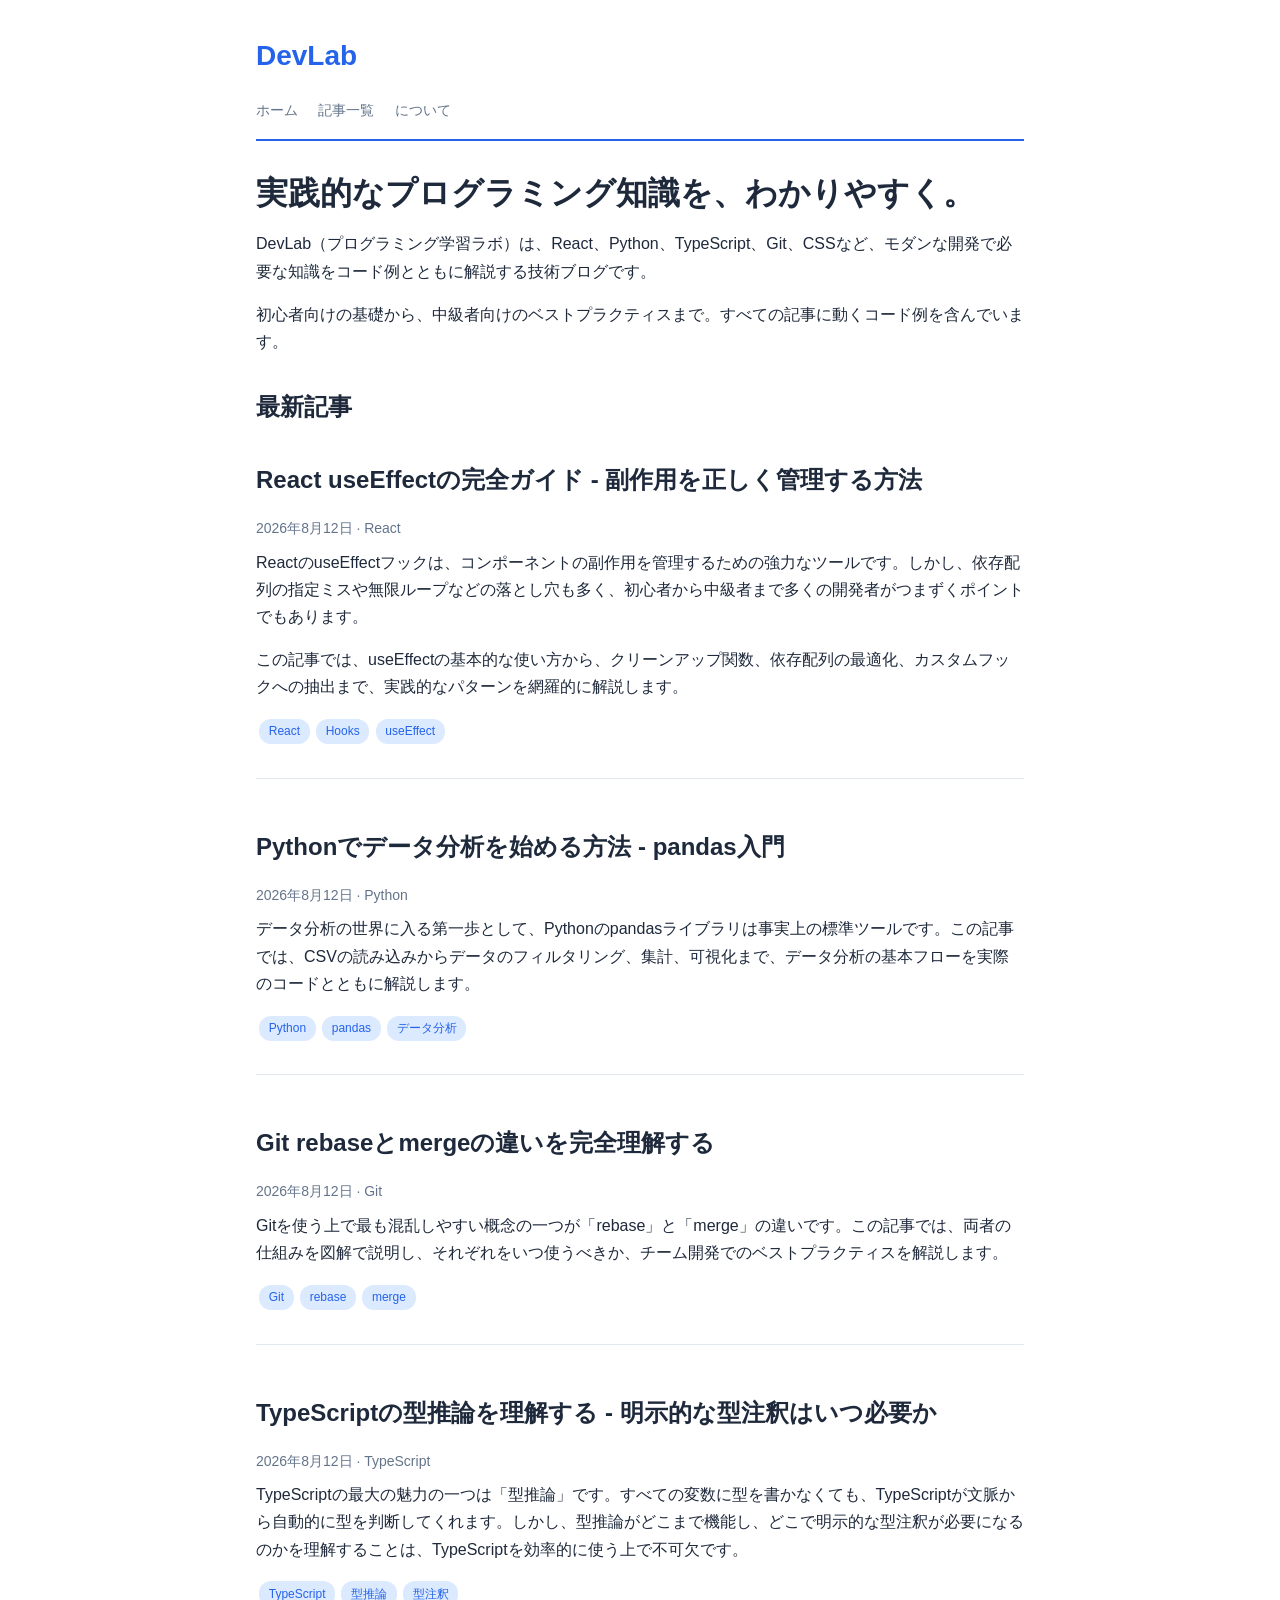
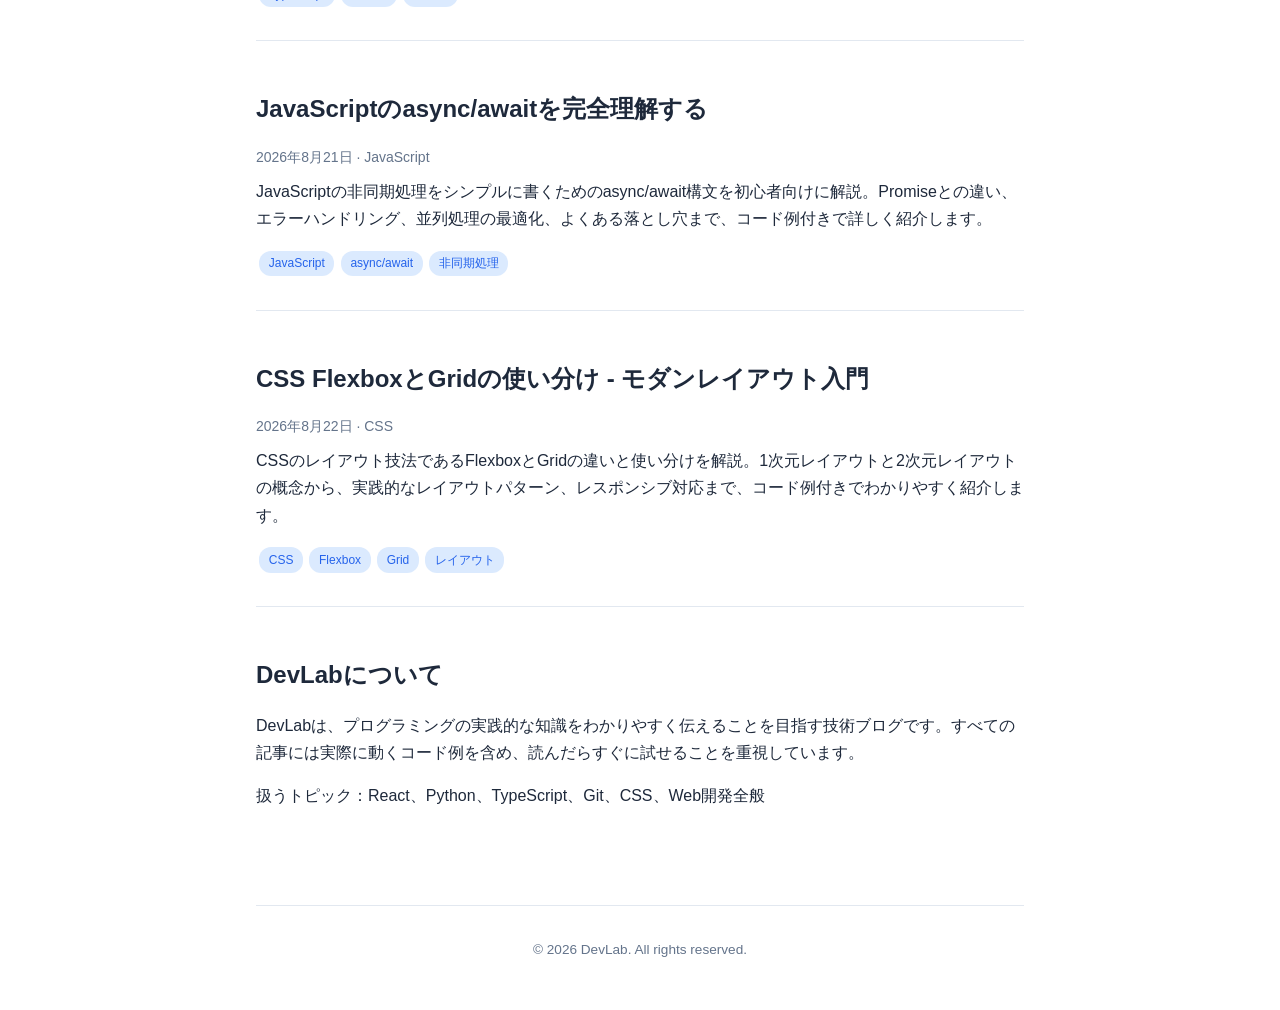
<file: index.html>
<!DOCTYPE html>
<html lang="ja">
<head>
  <meta charset="UTF-8">
  <meta name="viewport" content="width=device-width, initial-scale=1.0">
  <title>DevLab - プログラミング学習ラボ | React, Python, TypeScript, Git, CSS</title>
  <meta name="description" content="プログラミング初心者から中級者向けの実践的な技術記事。React、Python、TypeScript、Git、CSSの使い方をわかりやすく解説。コード例付きで即実践できる内容を毎週更新。">
  <meta name="keywords" content="プログラミング, React, Python, TypeScript, Git, CSS, Web開発, チュートリアル">
  <meta name="author" content="DevLab">
  <meta name="robots" content="index, follow">

  <meta property="og:title" content="DevLab - プログラミング学習ラボ">
  <meta property="og:description" content="React、Python、TypeScript、Git、CSSの実践的な技術記事をわかりやすく解説。コード例付きで即実践。">
  <meta property="og:type" content="website">
  <meta property="og:locale" content="ja_JP">
  <meta property="og:url" content="https://reoreoxzkami.github.io/SEO-site/">
  <meta property="og:image" content="https://reoreoxzkami.github.io/SEO-site/ogp-image.png">

  <meta name="twitter:card" content="summary_large_image">
  <meta name="twitter:title" content="DevLab - プログラミング学習ラボ">
  <meta name="twitter:description" content="React、Python、TypeScript、Git、CSSの実践的な技術記事をわかりやすく解説。">
  <meta name="twitter:image" content="https://reoreoxzkami.github.io/SEO-site/ogp-image.png">

  <link rel="canonical" href="https://reoreoxzkami.github.io/SEO-site/">
  <link rel="stylesheet" href="css/style.css">

  <script type="application/ld+json">
  {
    "@context": "https://schema.org",
    "@type": "WebSite",
    "name": "DevLab",
    "alternateName": "プログラミング学習ラボ",
    "url": "https://reoreoxzkami.github.io/SEO-site/",
    "description": "プログラミング初心者から中級者向けの実践的な技術記事",
    "inLanguage": "ja"
  }
  </script>
</head>
<body>
  <header>
    <p class="logo"><a href="./">DevLab</a></p>
    <nav>
      <a href="./">ホーム</a>
      <a href="#articles">記事一覧</a>
      <a href="#about">について</a>
    </nav>
  </header>

  <main>
    <section id="hero">
      <h1>実践的なプログラミング知識を、わかりやすく。</h1>
      <p>DevLab（プログラミング学習ラボ）は、React、Python、TypeScript、Git、CSSなど、モダンな開発で必要な知識をコード例とともに解説する技術ブログです。</p>
      <p>初心者向けの基礎から、中級者向けのベストプラクティスまで。すべての記事に動くコード例を含んでいます。</p>
    </section>

    <section id="articles">
      <h2>最新記事</h2>

      <article>
        <h2><a href="articles/react-useeffect-guide.html">React useEffectの完全ガイド - 副作用を正しく管理する方法</a></h2>
        <p class="meta"><time datetime="2026-08-12">2026年8月12日</time> · React</p>
        <p>ReactのuseEffectフックは、コンポーネントの副作用を管理するための強力なツールです。しかし、依存配列の指定ミスや無限ループなどの落とし穴も多く、初心者から中級者まで多くの開発者がつまずくポイントでもあります。</p>
        <p>この記事では、useEffectの基本的な使い方から、クリーンアップ関数、依存配列の最適化、カスタムフックへの抽出まで、実践的なパターンを網羅的に解説します。</p>
        <span class="tag">React</span><span class="tag">Hooks</span><span class="tag">useEffect</span>
      </article>

      <article>
        <h2><a href="articles/python-data-analysis.html">Pythonでデータ分析を始める方法 - pandas入門</a></h2>
        <p class="meta"><time datetime="2026-08-12">2026年8月12日</time> · Python</p>
        <p>データ分析の世界に入る第一歩として、Pythonのpandasライブラリは事実上の標準ツールです。この記事では、CSVの読み込みからデータのフィルタリング、集計、可視化まで、データ分析の基本フローを実際のコードとともに解説します。</p>
        <span class="tag">Python</span><span class="tag">pandas</span><span class="tag">データ分析</span>
      </article>

      <article>
        <h2><a href="articles/git-rebase-vs-merge.html">Git rebaseとmergeの違いを完全理解する</a></h2>
        <p class="meta"><time datetime="2026-08-12">2026年8月12日</time> · Git</p>
        <p>Gitを使う上で最も混乱しやすい概念の一つが「rebase」と「merge」の違いです。この記事では、両者の仕組みを図解で説明し、それぞれをいつ使うべきか、チーム開発でのベストプラクティスを解説します。</p>
        <span class="tag">Git</span><span class="tag">rebase</span><span class="tag">merge</span>
      </article>

      <article>
        <h2><a href="articles/typescript-type-inference.html">TypeScriptの型推論を理解する - 明示的な型注釈はいつ必要か</a></h2>
        <p class="meta"><time datetime="2026-08-12">2026年8月12日</time> · TypeScript</p>
        <p>TypeScriptの最大の魅力の一つは「型推論」です。すべての変数に型を書かなくても、TypeScriptが文脈から自動的に型を判断してくれます。しかし、型推論がどこまで機能し、どこで明示的な型注釈が必要になるのかを理解することは、TypeScriptを効率的に使う上で不可欠です。</p>
        <span class="tag">TypeScript</span><span class="tag">型推論</span><span class="tag">型注釈</span>
      </article>

      <article>
        <h2><a href="articles/javascript-async-await.html">JavaScriptのasync/awaitを完全理解する</a></h2>
        <p class="meta"><time datetime="2026-08-21">2026年8月21日</time> · JavaScript</p>
        <p>JavaScriptの非同期処理をシンプルに書くためのasync/await構文を初心者向けに解説。Promiseとの違い、エラーハンドリング、並列処理の最適化、よくある落とし穴まで、コード例付きで詳しく紹介します。</p>
        <span class="tag">JavaScript</span><span class="tag">async/await</span><span class="tag">非同期処理</span>
      </article>

      <article>
        <h2><a href="articles/css-flexbox-grid.html">CSS FlexboxとGridの使い分け - モダンレイアウト入門</a></h2>
        <p class="meta"><time datetime="2026-08-22">2026年8月22日</time> · CSS</p>
        <p>CSSのレイアウト技法であるFlexboxとGridの違いと使い分けを解説。1次元レイアウトと2次元レイアウトの概念から、実践的なレイアウトパターン、レスポンシブ対応まで、コード例付きでわかりやすく紹介します。</p>
        <span class="tag">CSS</span><span class="tag">Flexbox</span><span class="tag">Grid</span><span class="tag">レイアウト</span>
      </article>
    </section>

    <section id="about">
      <h2>DevLabについて</h2>
      <p>DevLabは、プログラミングの実践的な知識をわかりやすく伝えることを目指す技術ブログです。すべての記事には実際に動くコード例を含め、読んだらすぐに試せることを重視しています。</p>
      <p>扱うトピック：React、Python、TypeScript、Git、CSS、Web開発全般</p>
    </section>
  
<!-- admax -->
<script src="https://adm.shinobi.jp/s/8649e069a00feed86db06fccd97345e9"></script>
<!-- admax -->
  </main>

  <footer>
    <p>&copy; 2026 DevLab. All rights reserved.</p>
  </footer>
</body>
</html>
</file>
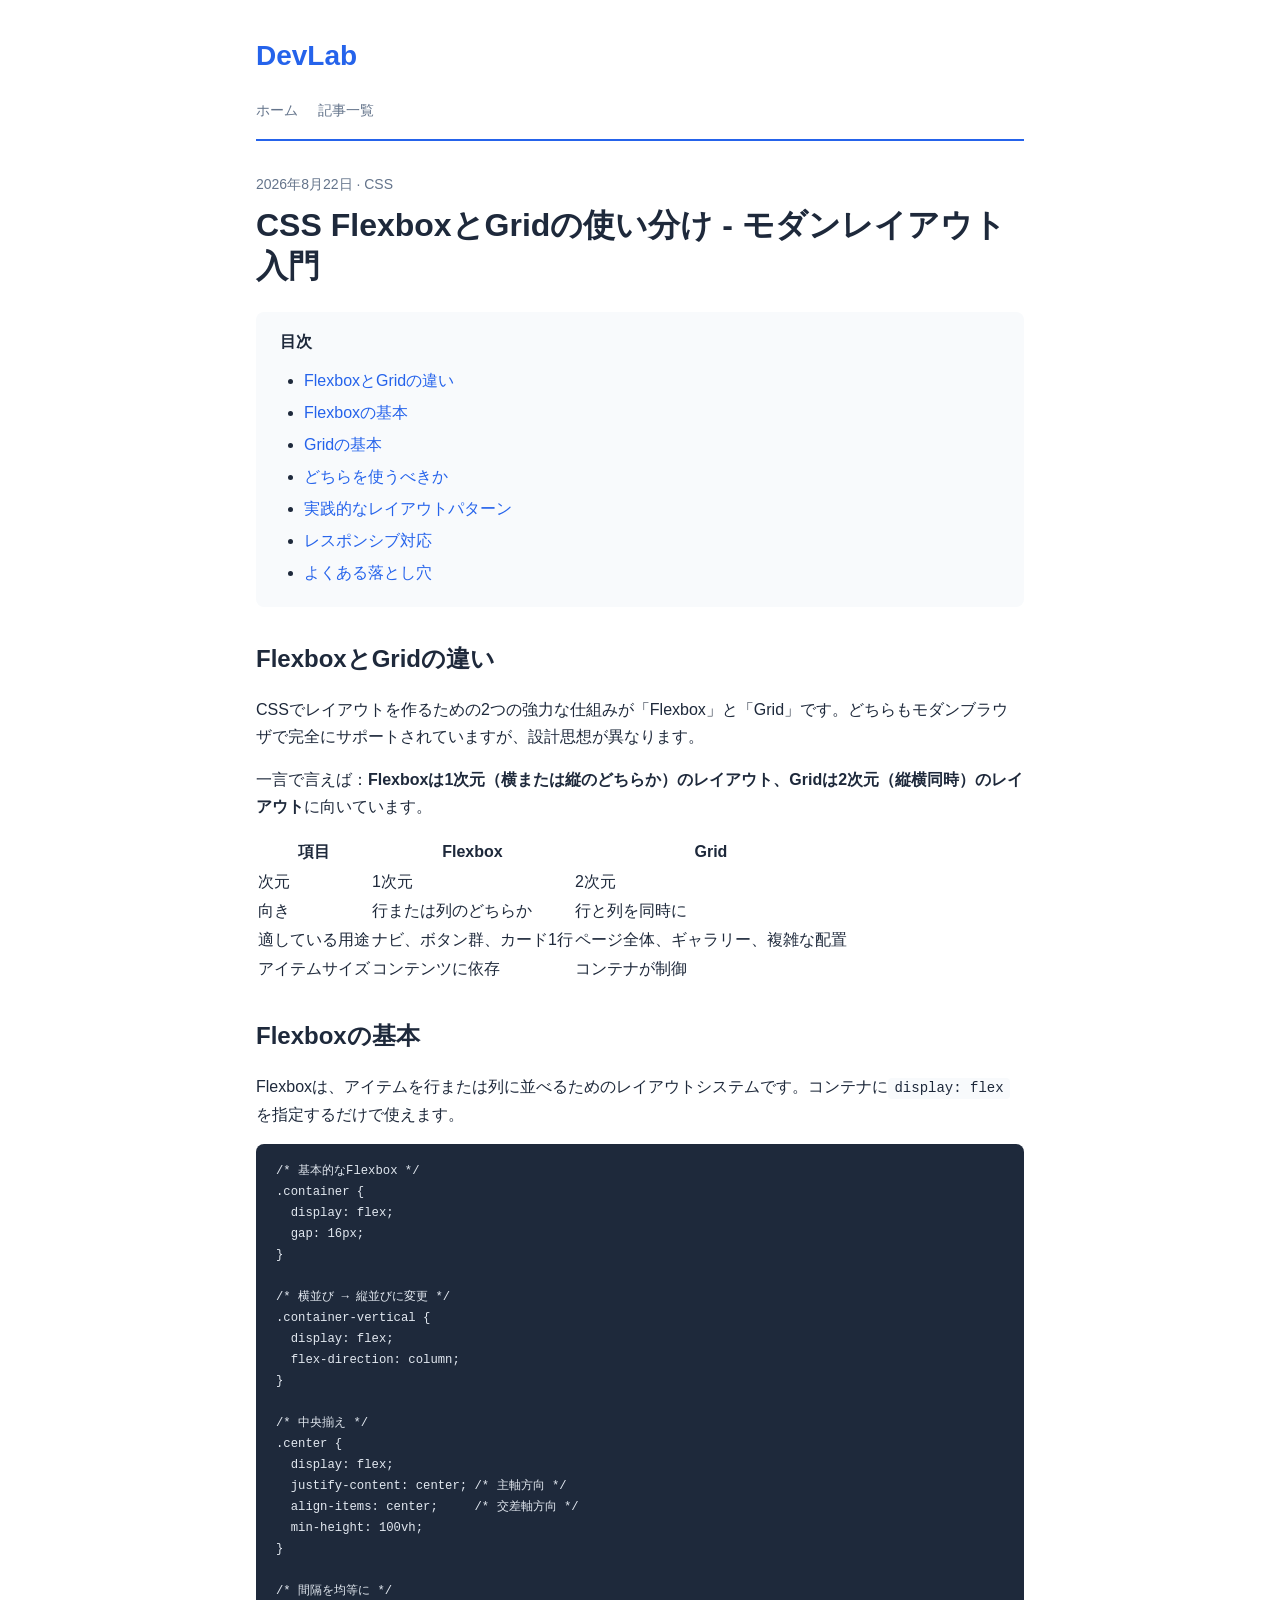
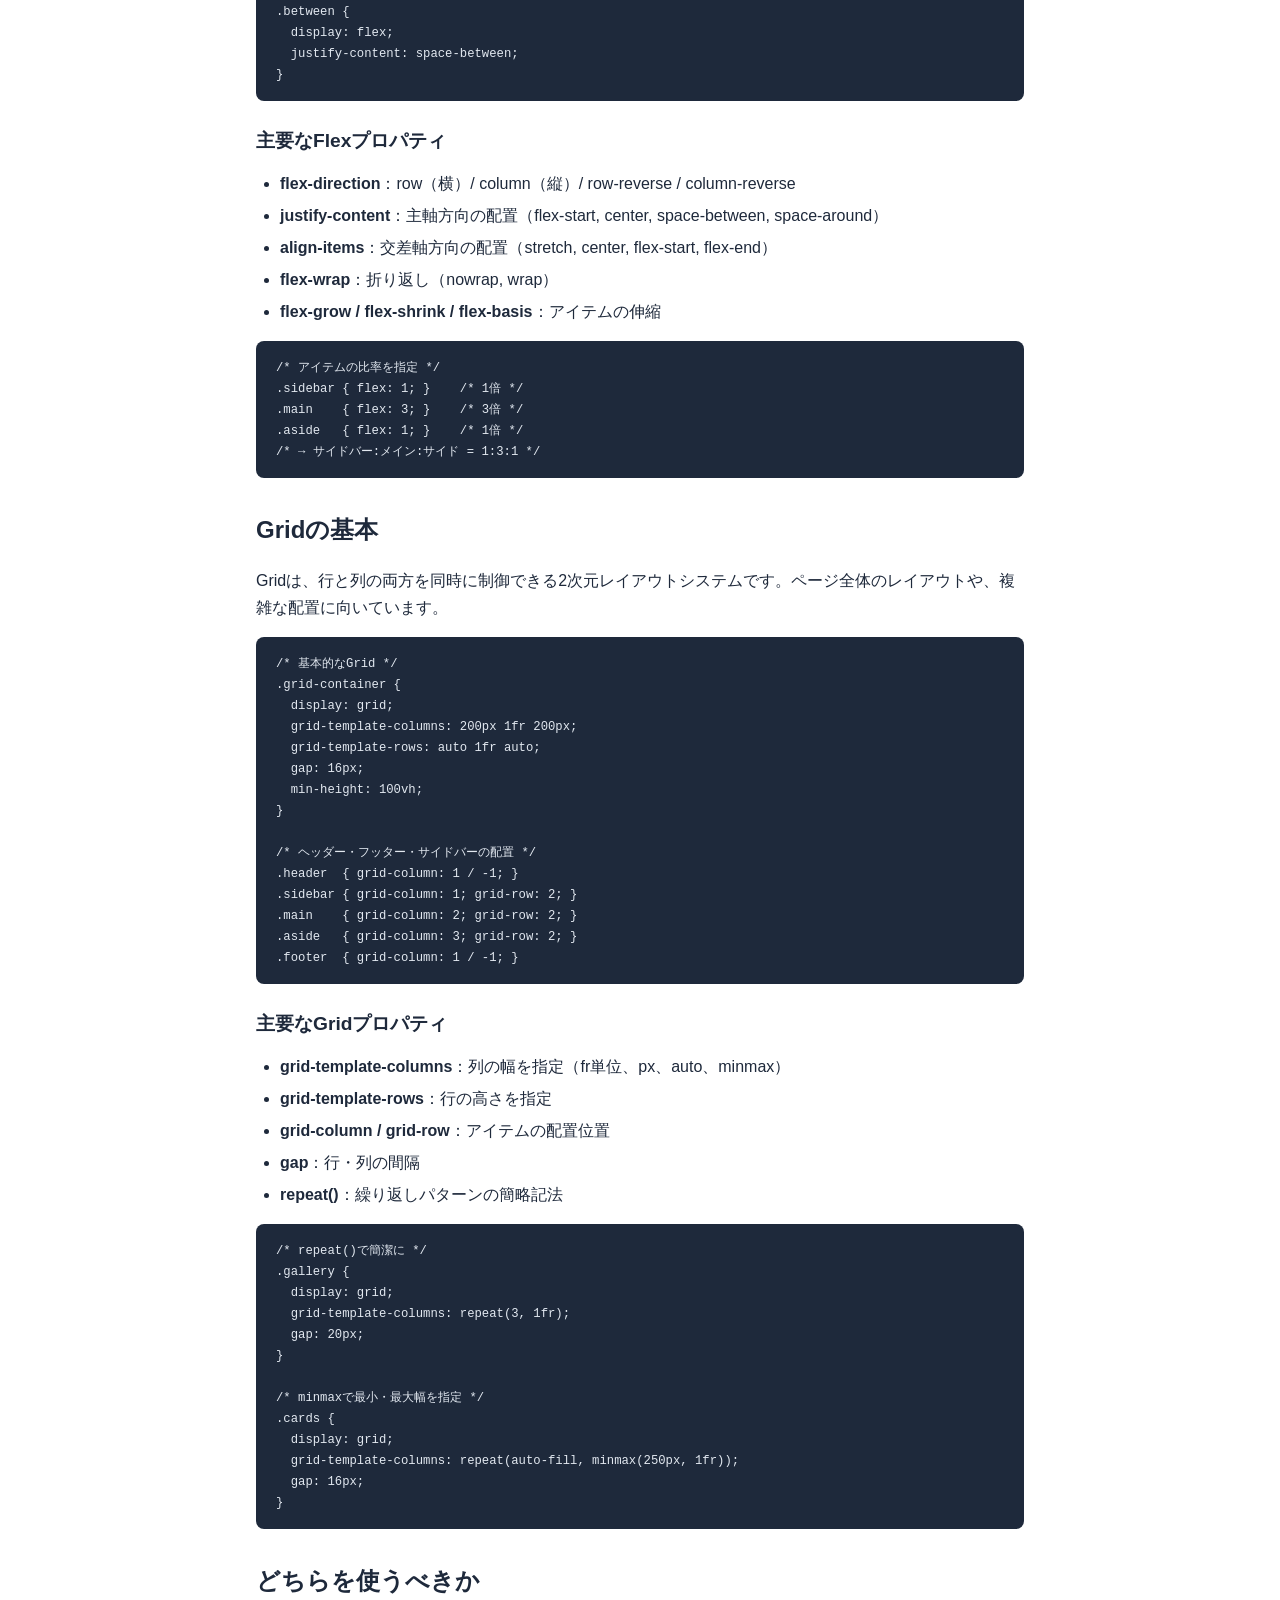
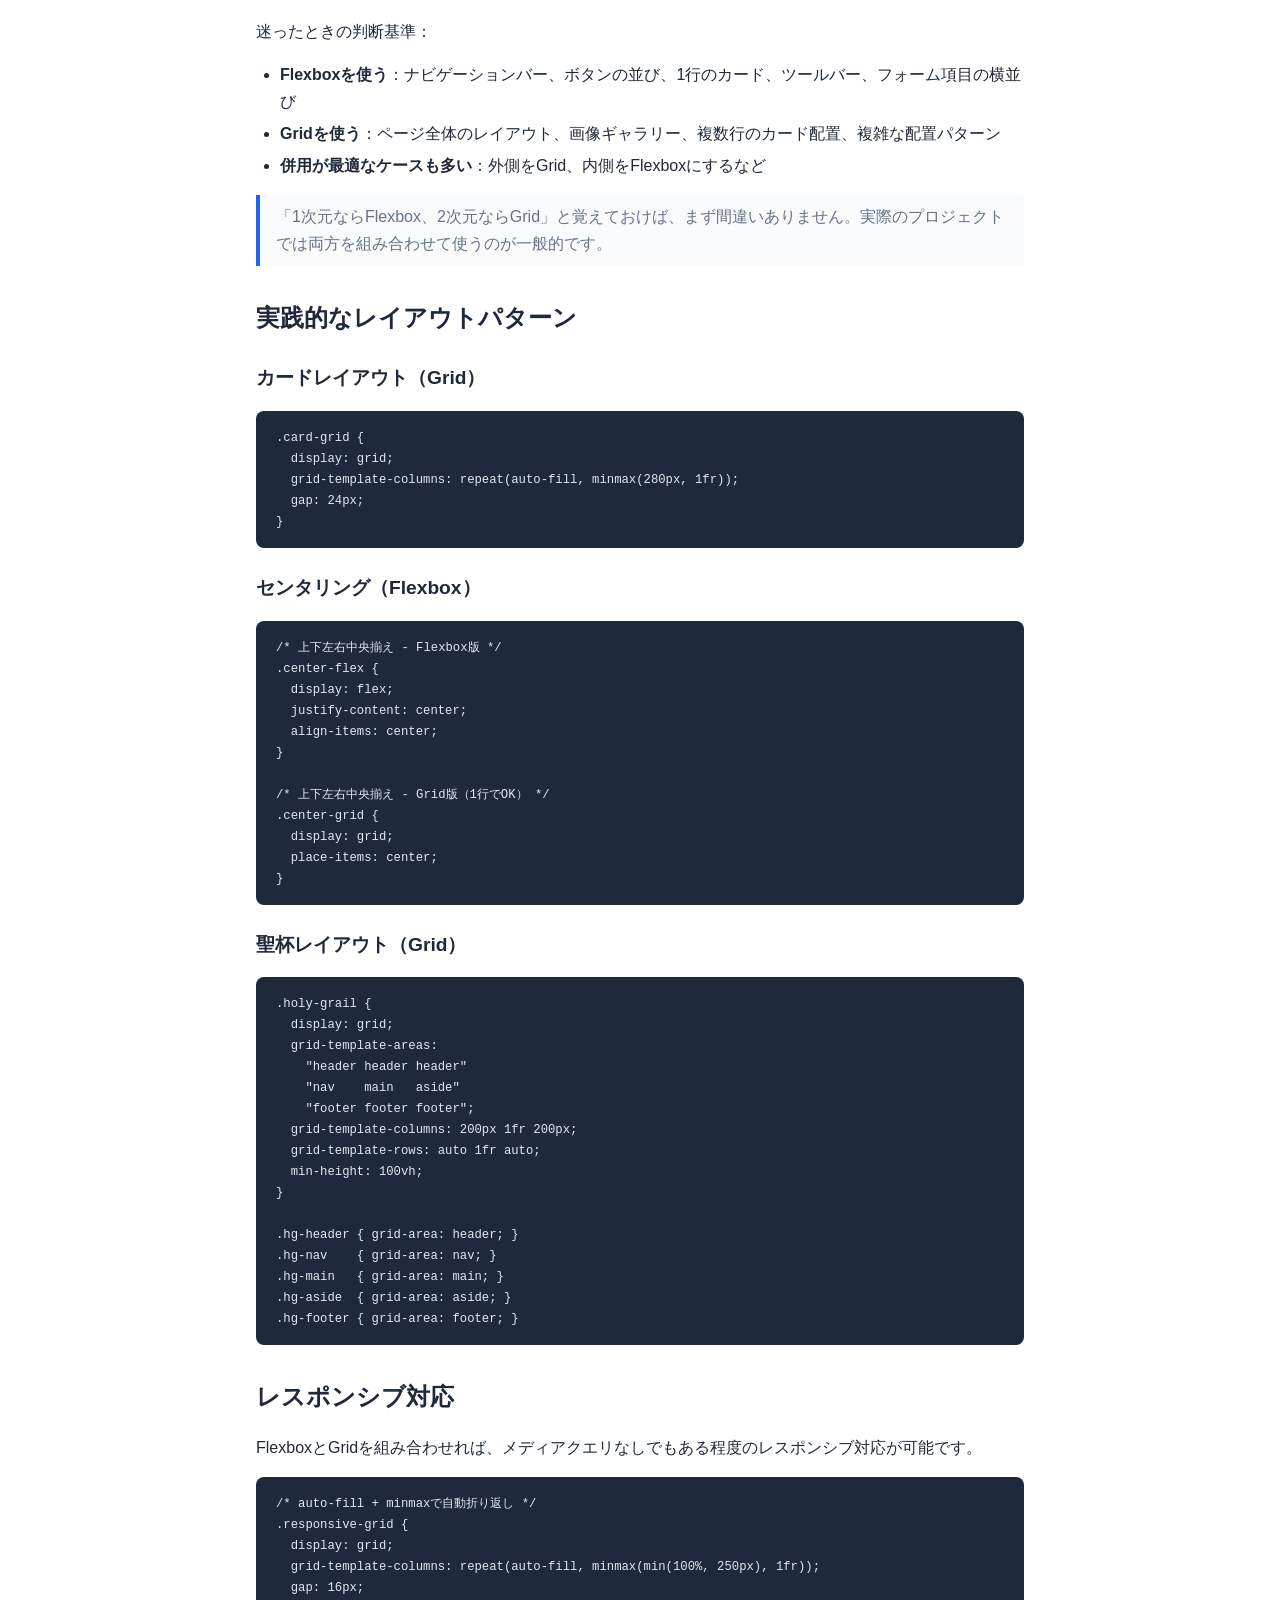
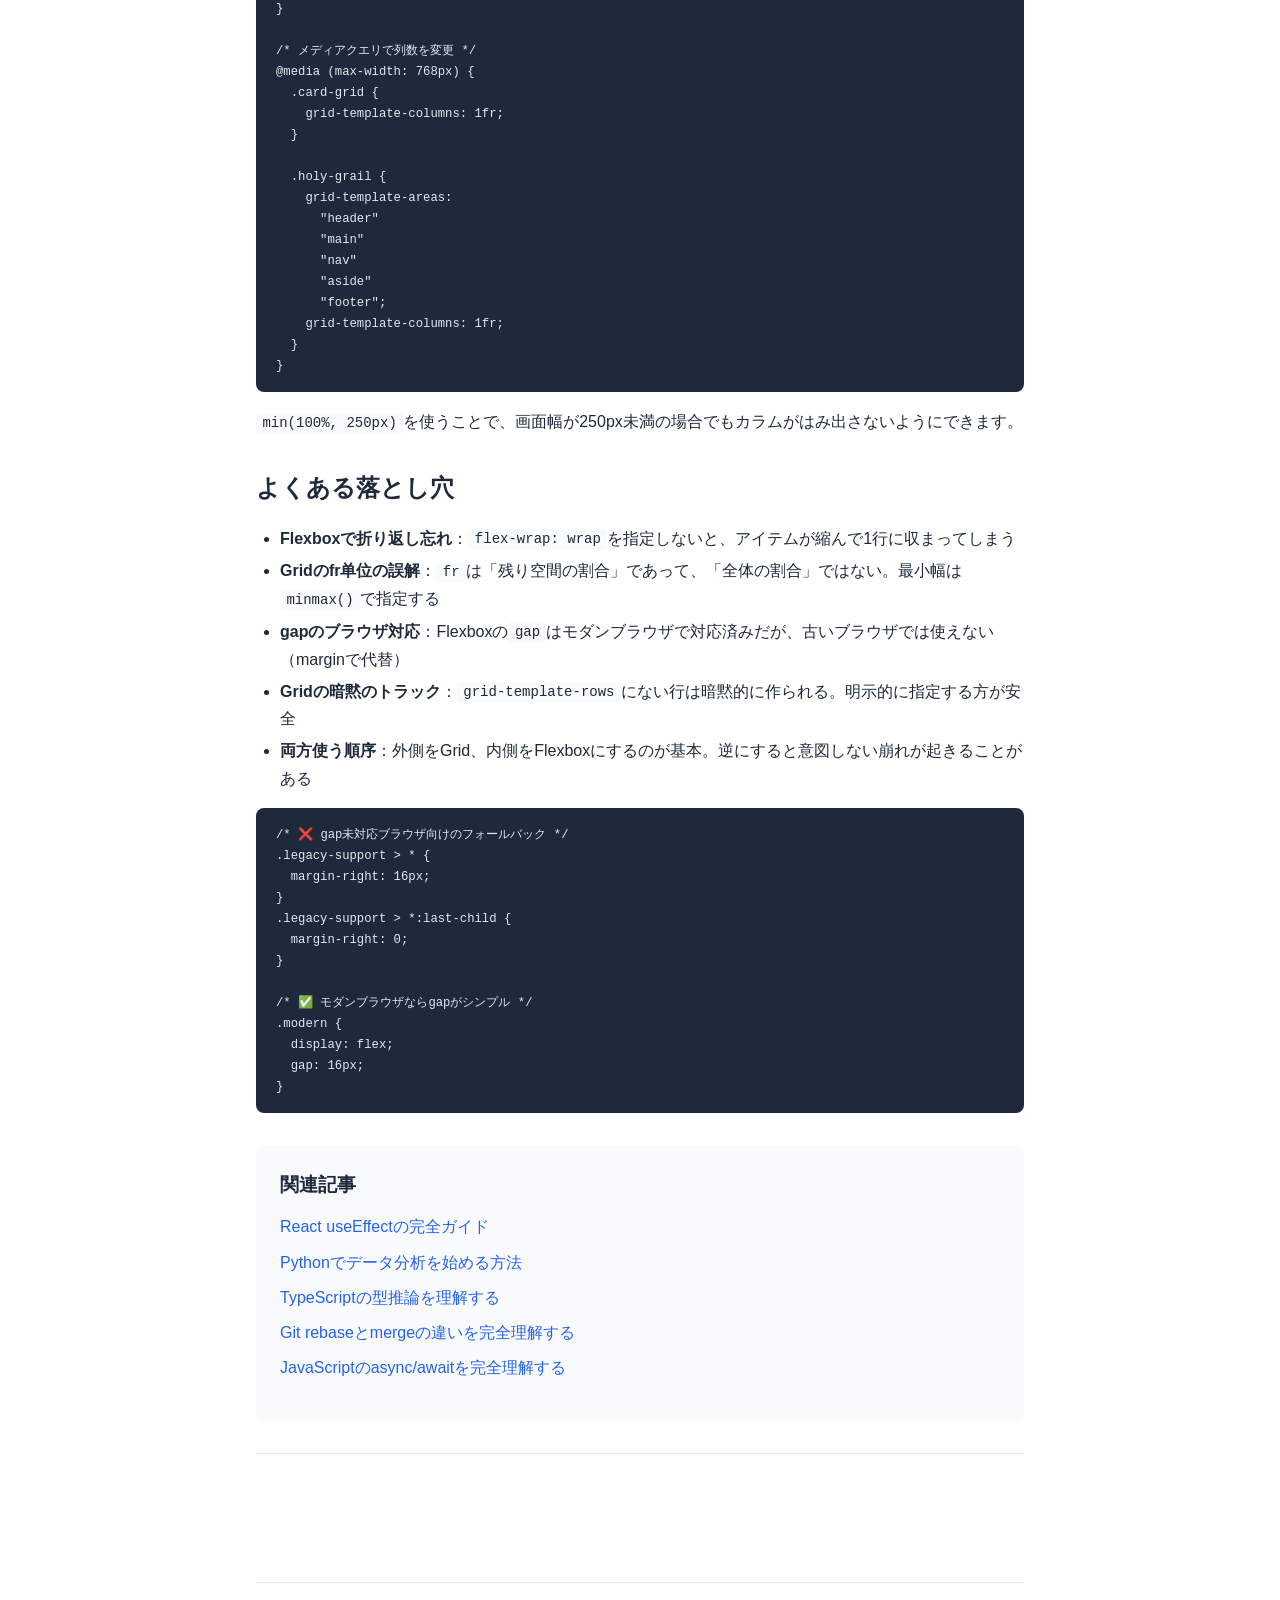
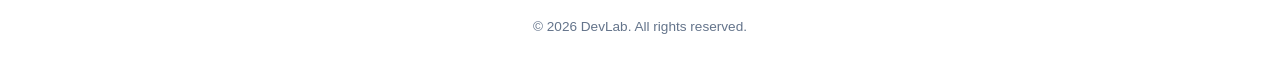
<file: articles/css-flexbox-grid.html>
<!DOCTYPE html>
<html lang="ja">
<head>
  <meta charset="UTF-8">
  <meta name="viewport" content="width=device-width, initial-scale=1.0">
  <title>CSS FlexboxとGridの使い分け - モダンレイアウト入門 | DevLab</title>
  <meta name="description" content="CSSのFlexboxとGridの違いと使い分けを解説。1次元レイアウトと2次元レイアウトの概念から、実践的なレイアウトパターン、レスポンシブ対応まで、コード例付きでわかりやすく紹介。">
  <meta name="keywords" content="CSS, Flexbox, Grid, レイアウト, レスポンシブ, モダンCSS, CSS入門">
  <meta name="author" content="DevLab">
  <meta name="robots" content="index, follow">

  <meta property="og:title" content="CSS FlexboxとGridの使い分け - モダンレイアウト入門">
  <meta property="og:description" content="FlexboxとGridの違いと使い分けをコード例付きで解説。レスポンシブ対応も紹介。">
  <meta property="og:type" content="article">
  <meta property="og:locale" content="ja_JP">
  <meta property="og:url" content="https://reoreoxzkami.github.io/SEO-site/articles/css-flexbox-grid.html">
  <meta property="og:image" content="https://reoreoxzkami.github.io/SEO-site/ogp-image.png">

  <meta name="twitter:card" content="summary">
  <meta name="twitter:title" content="CSS FlexboxとGridの使い分け - モダンレイアウト入門">
  <meta name="twitter:description" content="FlexboxとGridの違いと使い分けをコード例付きで解説。">
  <meta name="twitter:image" content="https://reoreoxzkami.github.io/SEO-site/ogp-image.png">

  <link rel="canonical" href="https://reoreoxzkami.github.io/SEO-site/articles/css-flexbox-grid.html">
  <link rel="stylesheet" href="../css/style.css">

  <script type="application/ld+json">
  {
    "@context": "https://schema.org",
    "@type": "Article",
    "headline": "CSS FlexboxとGridの使い分け - モダンレイアウト入門",
    "description": "CSSのFlexboxとGridの違いと使い分けを解説。1次元レイアウトと2次元レイアウトの概念から、実践的なレイアウトパターン、レスポンシブ対応まで紹介",
    "datePublished": "2026-08-22",
    "dateModified": "2026-08-22",
    "author": { "@type": "Organization", "name": "DevLab" },
    "publisher": { "@type": "Organization", "name": "DevLab" },
    "inLanguage": "ja",
    "mainEntityOfPage": "https://reoreoxzkami.github.io/SEO-site/articles/css-flexbox-grid.html"
  }
  </script>

  <script type="application/ld+json">
  {
  "@context": "https://schema.org",
  "@type": "BreadcrumbList",
  "itemListElement": [
    {
      "@type": "ListItem",
      "position": 1,
      "name": "ホーム",
      "item": "https://reoreoxzkami.github.io/SEO-site/"
    },
    {
      "@type": "ListItem",
      "position": 2,
      "name": "CSS FlexboxとGridの使い分け - モダンレイアウト入門",
      "item": "https://reoreoxzkami.github.io/SEO-site/articles/css-flexbox-grid.html"
    }
  ]
}
  </script>
</head>
<body>
  <header>
    <p class="logo"><a href="../">DevLab</a></p>
    <nav>
      <a href="../">ホーム</a>
      <a href="../#articles">記事一覧</a>
    </nav>
  </header>

  <main>
    <article>
      <p class="meta"><time datetime="2026-08-22">2026年8月22日</time> · CSS</p>
      <h1>CSS FlexboxとGridの使い分け - モダンレイアウト入門</h1>

      <div class="toc">
        <h3>目次</h3>
        <ul>
          <li><a href="#intro">FlexboxとGridの違い</a></li>
          <li><a href="#flexbox">Flexboxの基本</a></li>
          <li><a href="#grid">Gridの基本</a></li>
          <li><a href="#when">どちらを使うべきか</a></li>
          <li><a href="#patterns">実践的なレイアウトパターン</a></li>
          <li><a href="#responsive">レスポンシブ対応</a></li>
          <li><a href="#tips">よくある落とし穴</a></li>
        </ul>
      </div>

      <h2 id="intro">FlexboxとGridの違い</h2>
      <p>CSSでレイアウトを作るための2つの強力な仕組みが「Flexbox」と「Grid」です。どちらもモダンブラウザで完全にサポートされていますが、設計思想が異なります。</p>
      <p>一言で言えば：<strong>Flexboxは1次元（横または縦のどちらか）のレイアウト、Gridは2次元（縦横同時）のレイアウト</strong>に向いています。</p>

      <table>
        <thead><tr><th>項目</th><th>Flexbox</th><th>Grid</th></tr></thead>
        <tbody>
          <tr><td>次元</td><td>1次元</td><td>2次元</td></tr>
          <tr><td>向き</td><td>行または列のどちらか</td><td>行と列を同時に</td></tr>
          <tr><td>適している用途</td><td>ナビ、ボタン群、カード1行</td><td>ページ全体、ギャラリー、複雑な配置</td></tr>
          <tr><td>アイテムサイズ</td><td>コンテンツに依存</td><td>コンテナが制御</td></tr>
        </tbody>
      </table>

      <h2 id="flexbox">Flexboxの基本</h2>
      <p>Flexboxは、アイテムを行または列に並べるためのレイアウトシステムです。コンテナに<code>display: flex</code>を指定するだけで使えます。</p>
      <pre><code>/* 基本的なFlexbox */
.container {
  display: flex;
  gap: 16px;
}

/* 横並び → 縦並びに変更 */
.container-vertical {
  display: flex;
  flex-direction: column;
}

/* 中央揃え */
.center {
  display: flex;
  justify-content: center; /* 主軸方向 */
  align-items: center;     /* 交差軸方向 */
  min-height: 100vh;
}

/* 間隔を均等に */
.between {
  display: flex;
  justify-content: space-between;
}</code></pre>

      <h3>主要なFlexプロパティ</h3>
      <ul>
        <li><strong>flex-direction</strong>：row（横）/ column（縦）/ row-reverse / column-reverse</li>
        <li><strong>justify-content</strong>：主軸方向の配置（flex-start, center, space-between, space-around）</li>
        <li><strong>align-items</strong>：交差軸方向の配置（stretch, center, flex-start, flex-end）</li>
        <li><strong>flex-wrap</strong>：折り返し（nowrap, wrap）</li>
        <li><strong>flex-grow / flex-shrink / flex-basis</strong>：アイテムの伸縮</li>
      </ul>
      <pre><code>/* アイテムの比率を指定 */
.sidebar { flex: 1; }    /* 1倍 */
.main    { flex: 3; }    /* 3倍 */
.aside   { flex: 1; }    /* 1倍 */
/* → サイドバー:メイン:サイド = 1:3:1 */</code></pre>

      <h2 id="grid">Gridの基本</h2>
      <p>Gridは、行と列の両方を同時に制御できる2次元レイアウトシステムです。ページ全体のレイアウトや、複雑な配置に向いています。</p>
      <pre><code>/* 基本的なGrid */
.grid-container {
  display: grid;
  grid-template-columns: 200px 1fr 200px;
  grid-template-rows: auto 1fr auto;
  gap: 16px;
  min-height: 100vh;
}

/* ヘッダー・フッター・サイドバーの配置 */
.header  { grid-column: 1 / -1; }
.sidebar { grid-column: 1; grid-row: 2; }
.main    { grid-column: 2; grid-row: 2; }
.aside   { grid-column: 3; grid-row: 2; }
.footer  { grid-column: 1 / -1; }</code></pre>

      <h3>主要なGridプロパティ</h3>
      <ul>
        <li><strong>grid-template-columns</strong>：列の幅を指定（fr単位、px、auto、minmax）</li>
        <li><strong>grid-template-rows</strong>：行の高さを指定</li>
        <li><strong>grid-column / grid-row</strong>：アイテムの配置位置</li>
        <li><strong>gap</strong>：行・列の間隔</li>
        <li><strong>repeat()</strong>：繰り返しパターンの簡略記法</li>
      </ul>
      <pre><code>/* repeat()で簡潔に */
.gallery {
  display: grid;
  grid-template-columns: repeat(3, 1fr);
  gap: 20px;
}

/* minmaxで最小・最大幅を指定 */
.cards {
  display: grid;
  grid-template-columns: repeat(auto-fill, minmax(250px, 1fr));
  gap: 16px;
}</code></pre>

      <h2 id="when">どちらを使うべきか</h2>
      <p>迷ったときの判断基準：</p>
      <ul>
        <li><strong>Flexboxを使う</strong>：ナビゲーションバー、ボタンの並び、1行のカード、ツールバー、フォーム項目の横並び</li>
        <li><strong>Gridを使う</strong>：ページ全体のレイアウト、画像ギャラリー、複数行のカード配置、複雑な配置パターン</li>
        <li><strong>併用が最適なケースも多い</strong>：外側をGrid、内側をFlexboxにするなど</li>
      </ul>
      <blockquote>「1次元ならFlexbox、2次元ならGrid」と覚えておけば、まず間違いありません。実際のプロジェクトでは両方を組み合わせて使うのが一般的です。</blockquote>

      <h2 id="patterns">実践的なレイアウトパターン</h2>

      <h3>カードレイアウト（Grid）</h3>
      <pre><code>.card-grid {
  display: grid;
  grid-template-columns: repeat(auto-fill, minmax(280px, 1fr));
  gap: 24px;
}</code></pre>

      <h3>センタリング（Flexbox）</h3>
      <pre><code>/* 上下左右中央揃え - Flexbox版 */
.center-flex {
  display: flex;
  justify-content: center;
  align-items: center;
}

/* 上下左右中央揃え - Grid版（1行でOK） */
.center-grid {
  display: grid;
  place-items: center;
}</code></pre>

      <h3>聖杯レイアウト（Grid）</h3>
      <pre><code>.holy-grail {
  display: grid;
  grid-template-areas:
    "header header header"
    "nav    main   aside"
    "footer footer footer";
  grid-template-columns: 200px 1fr 200px;
  grid-template-rows: auto 1fr auto;
  min-height: 100vh;
}

.hg-header { grid-area: header; }
.hg-nav    { grid-area: nav; }
.hg-main   { grid-area: main; }
.hg-aside  { grid-area: aside; }
.hg-footer { grid-area: footer; }</code></pre>

      <h2 id="responsive">レスポンシブ対応</h2>
      <p>FlexboxとGridを組み合わせれば、メディアクエリなしでもある程度のレスポンシブ対応が可能です。</p>
      <pre><code>/* auto-fill + minmaxで自動折り返し */
.responsive-grid {
  display: grid;
  grid-template-columns: repeat(auto-fill, minmax(min(100%, 250px), 1fr));
  gap: 16px;
}

/* メディアクエリで列数を変更 */
@media (max-width: 768px) {
  .card-grid {
    grid-template-columns: 1fr;
  }
  
  .holy-grail {
    grid-template-areas:
      "header"
      "main"
      "nav"
      "aside"
      "footer";
    grid-template-columns: 1fr;
  }
}</code></pre>
      <p><code>min(100%, 250px)</code>を使うことで、画面幅が250px未満の場合でもカラムがはみ出さないようにできます。</p>

      <h2 id="tips">よくある落とし穴</h2>
      <ul>
        <li><strong>Flexboxで折り返し忘れ</strong>：<code>flex-wrap: wrap</code>を指定しないと、アイテムが縮んで1行に収まってしまう</li>
        <li><strong>Gridのfr单位の誤解</strong>：<code>fr</code>は「残り空間の割合」であって、「全体の割合」ではない。最小幅は<code>minmax()</code>で指定する</li>
        <li><strong>gapのブラウザ対応</strong>：Flexboxの<code>gap</code>はモダンブラウザで対応済みだが、古いブラウザでは使えない（marginで代替）</li>
        <li><strong>Gridの暗黙のトラック</strong>：<code>grid-template-rows</code>にない行は暗黙的に作られる。明示的に指定する方が安全</li>
        <li><strong>両方使う順序</strong>：外側をGrid、内側をFlexboxにするのが基本。逆にすると意図しない崩れが起きることがある</li>
      </ul>
      <pre><code>/* ❌ gap未対応ブラウザ向けのフォールバック */
.legacy-support > * {
  margin-right: 16px;
}
.legacy-support > *:last-child {
  margin-right: 0;
}

/* ✅ モダンブラウザならgapがシンプル */
.modern {
  display: flex;
  gap: 16px;
}</code></pre>

      <div class="related">
        <h3>関連記事</h3>
        <ul>
          <li><a href="react-useeffect-guide.html">React useEffectの完全ガイド</a></li>
          <li><a href="python-data-analysis.html">Pythonでデータ分析を始める方法</a></li>
          <li><a href="typescript-type-inference.html">TypeScriptの型推論を理解する</a></li>
          <li><a href="git-rebase-vs-merge.html">Git rebaseとmergeの違いを完全理解する</a></li>
          <li><a href="javascript-async-await.html">JavaScriptのasync/awaitを完全理解する</a></li>
        </ul>
      </div>
    </article>
  
<!-- admax -->
<script src="https://adm.shinobi.jp/s/8649e069a00feed86db06fccd97345e9"></script>
<!-- admax -->
  </main>

  <footer>
    <p>&copy; 2026 DevLab. All rights reserved.</p>
  </footer>
</body>
</html>
</file>
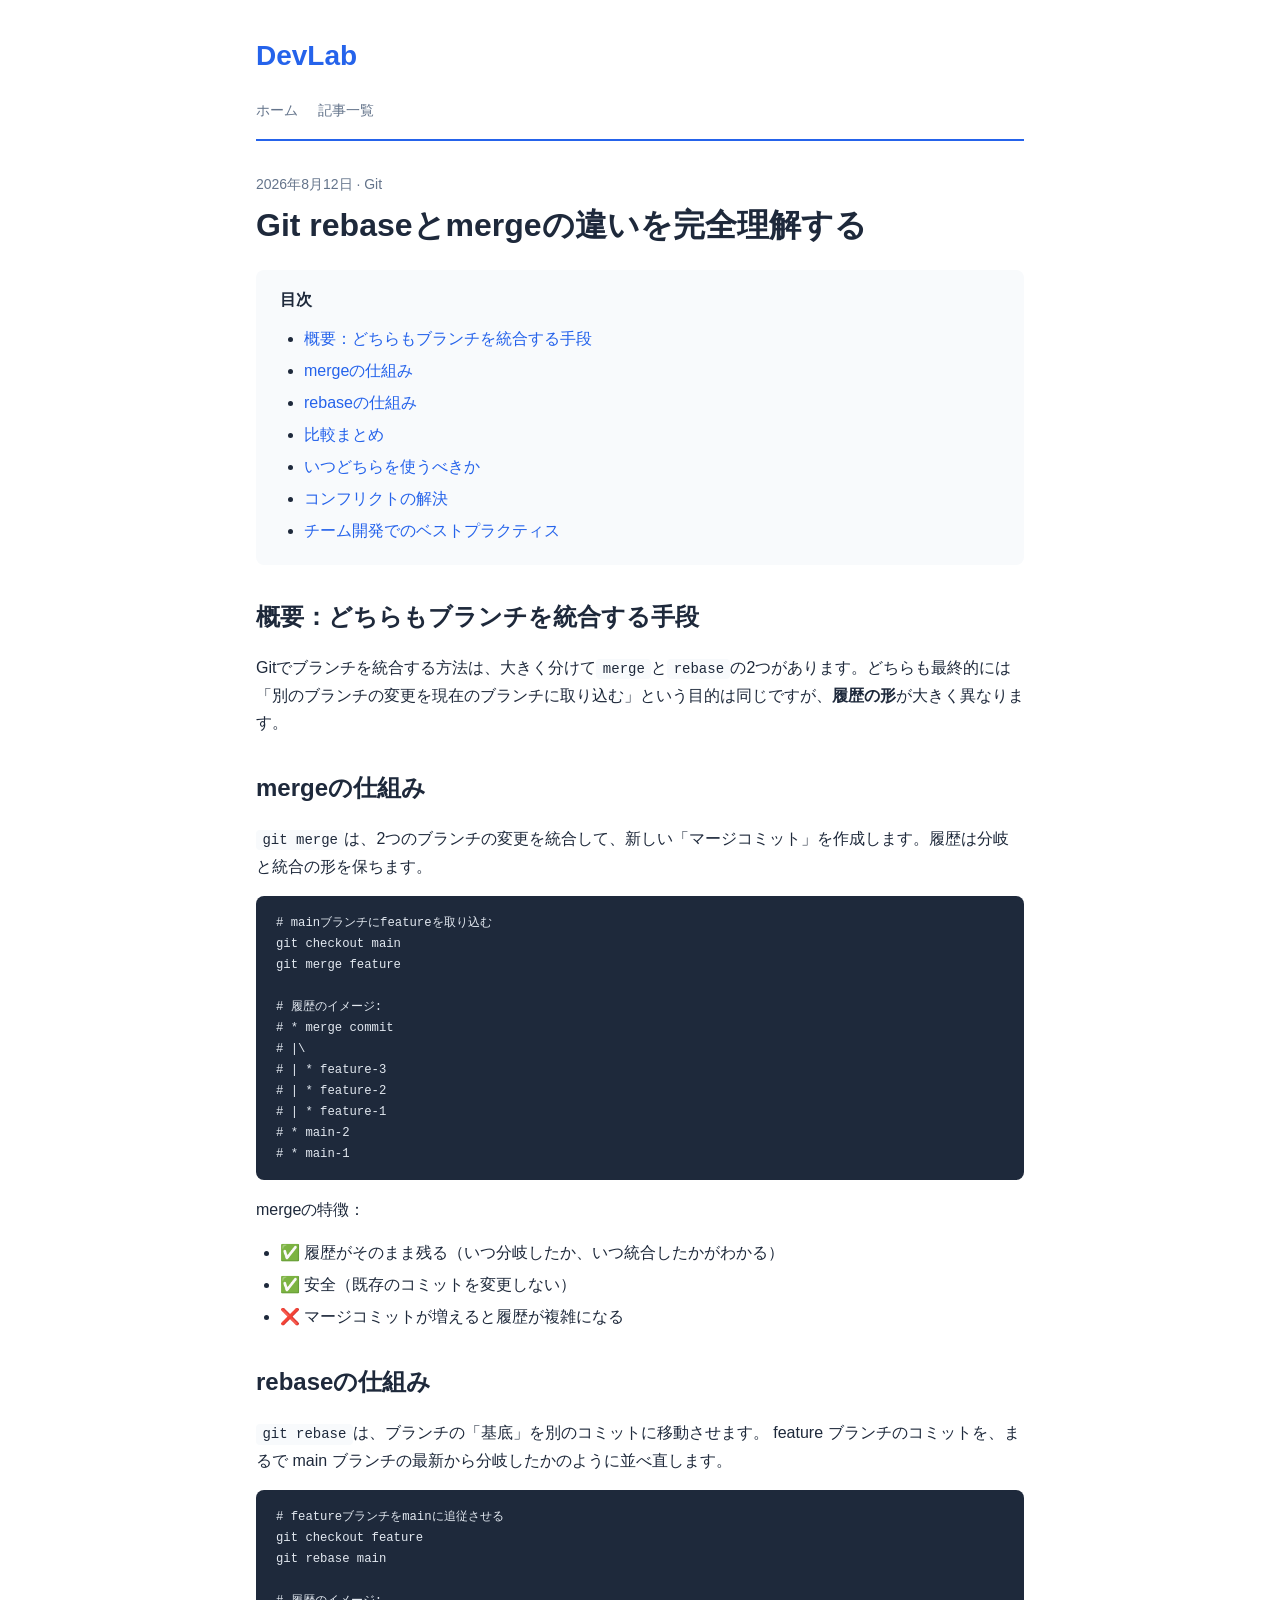
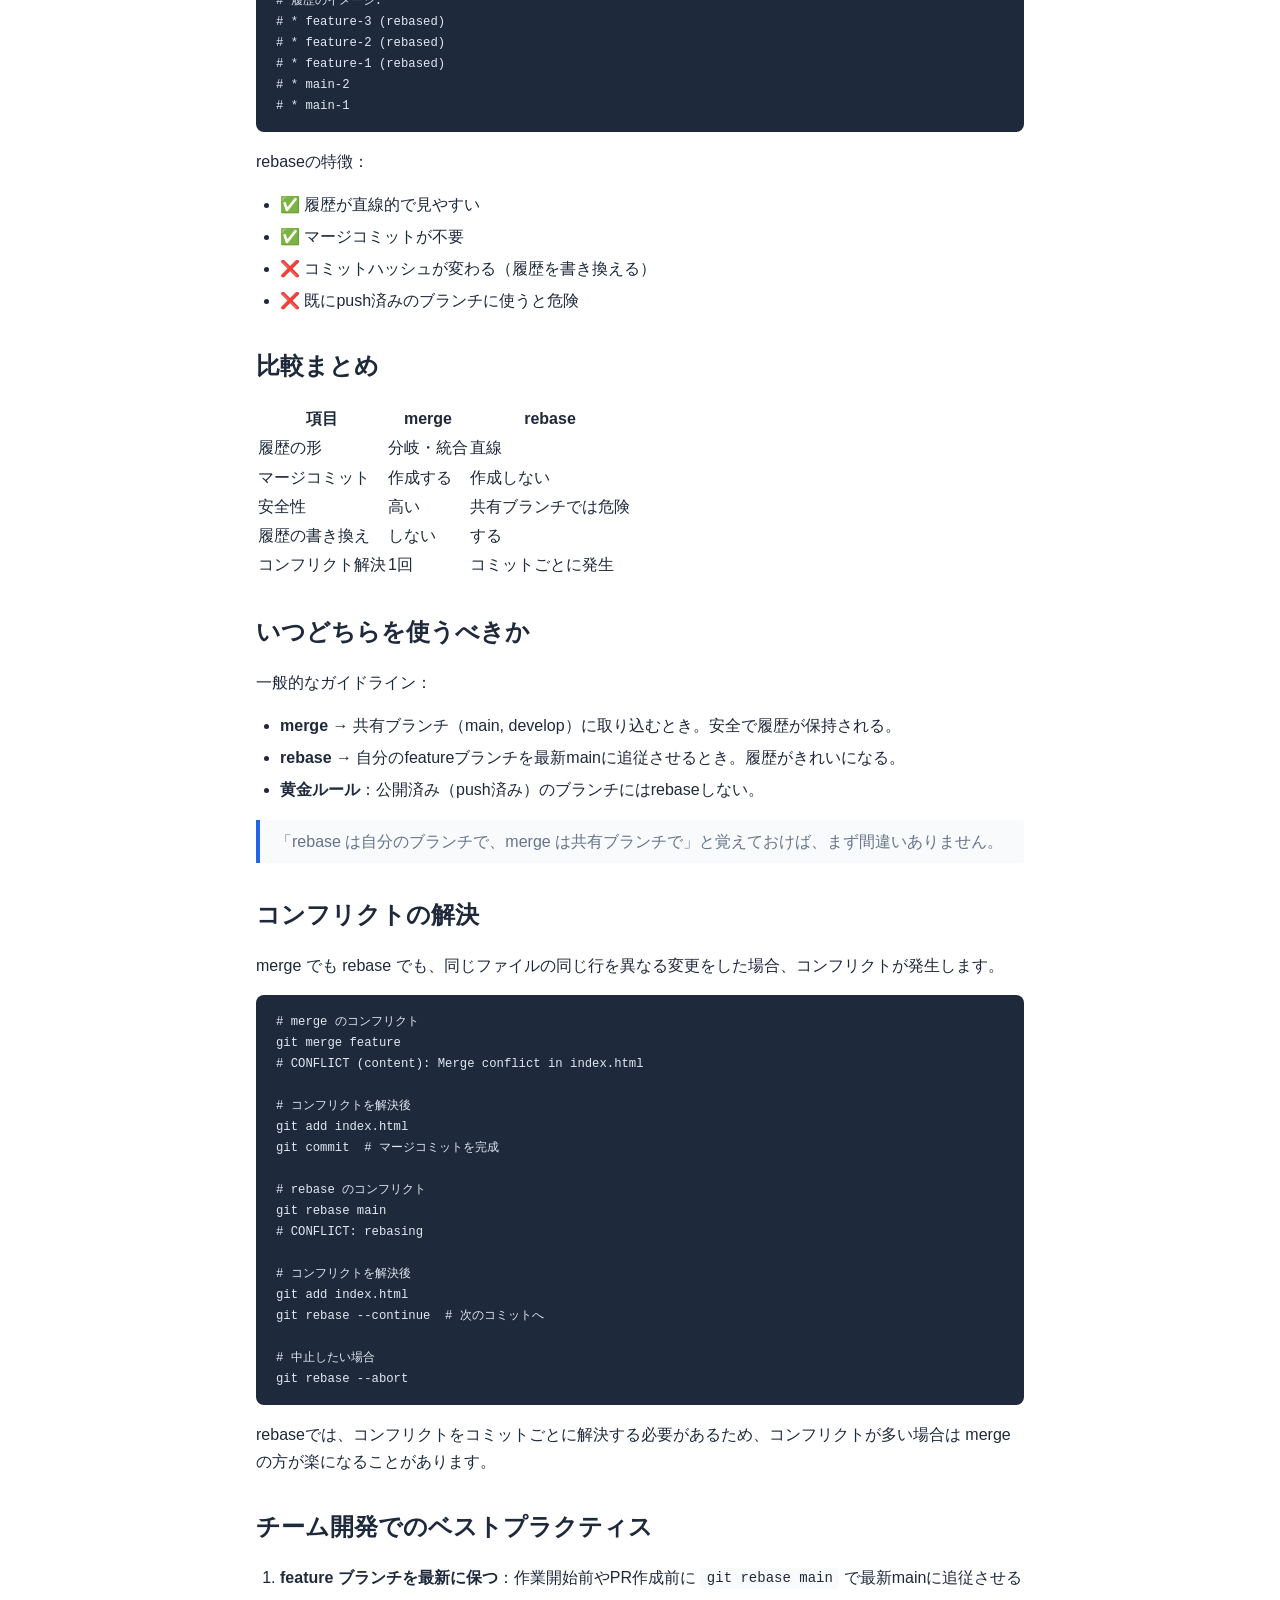
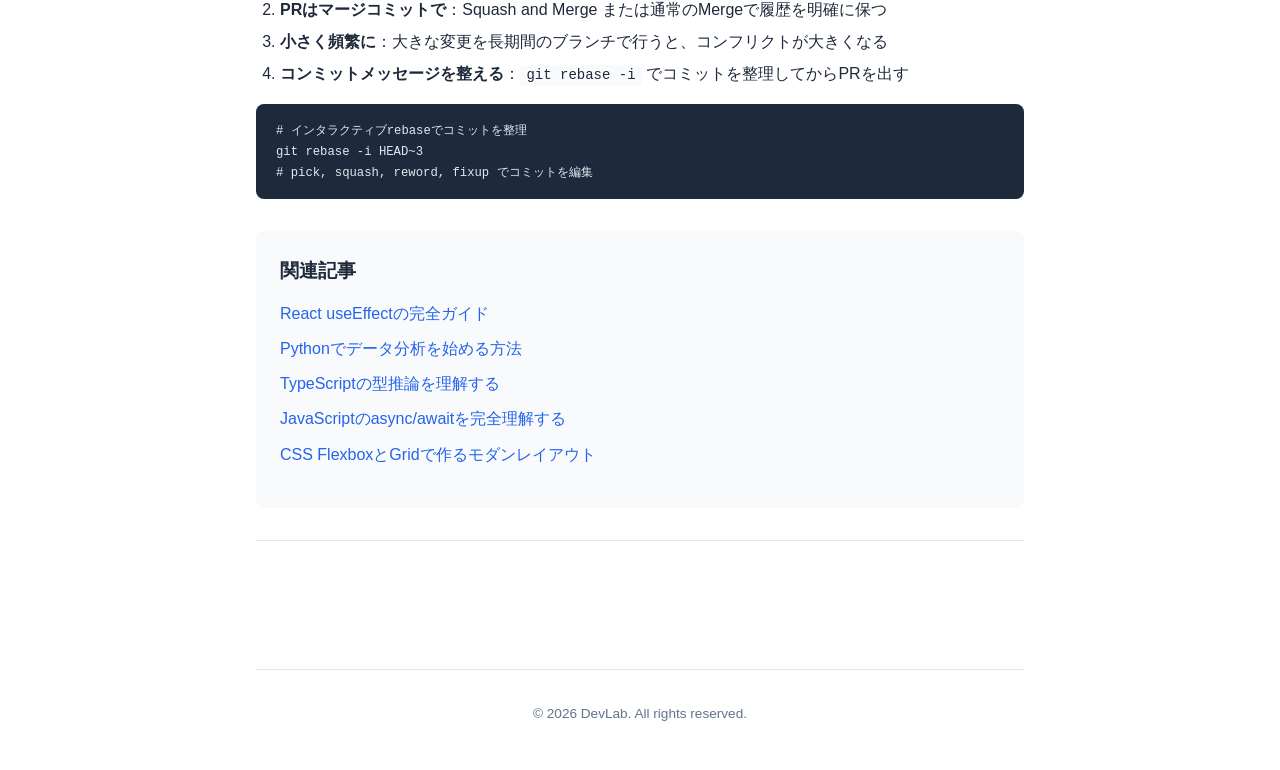
<file: articles/git-rebase-vs-merge.html>
<!DOCTYPE html>
<html lang="ja">
<head>
  <meta charset="UTF-8">
  <meta name="viewport" content="width=device-width, initial-scale=1.0">
  <title>Git rebaseとmergeの違いを完全理解する | DevLab</title>
  <meta name="description" content="Gitのrebaseとmergeの仕組みを図解で解説。それぞれをいつ使うべきか、チーム開発でのベストプラクティス、コンフリクトの解決方法まで詳しく紹介。Git初心者から中級者向け。">
  <meta name="keywords" content="Git, rebase, merge, ブランチ, コンフリクト, チーム開発, Git初心者">
  <meta name="author" content="DevLab">
  <meta name="robots" content="index, follow">

  <meta property="og:title" content="Git rebaseとmergeの違いを完全理解する">
  <meta property="og:description" content="rebaseとmergeの仕組みを図解で解説。いつどちらを使うべきかも紹介。">
  <meta property="og:type" content="article">
  <meta property="og:locale" content="ja_JP">
  <meta property="og:url" content="https://reoreoxzkami.github.io/SEO-site/articles/git-rebase-vs-merge.html">
  <meta property="og:image" content="https://reoreoxzkami.github.io/SEO-site/ogp-image.png">

  <meta name="twitter:card" content="summary">
  <meta name="twitter:title" content="Git rebaseとmergeの違いを完全理解する">
  <meta name="twitter:description" content="rebaseとmergeの仕組みを図解で解説。">
  <meta name="twitter:image" content="https://reoreoxzkami.github.io/SEO-site/ogp-image.png">

  <link rel="canonical" href="https://reoreoxzkami.github.io/SEO-site/articles/git-rebase-vs-merge.html">
  <link rel="stylesheet" href="../css/style.css">

  <script type="application/ld+json">
  {
    "@context": "https://schema.org",
    "@type": "Article",
    "headline": "Git rebaseとmergeの違いを完全理解する",
    "description": "Gitのrebaseとmergeの仕組みを解説。いつ使うべきか、チーム開発でのベストプラクティスを紹介",
    "datePublished": "2026-08-12",
    "dateModified": "2026-08-23",
    "author": { "@type": "Organization", "name": "DevLab" },
    "publisher": { "@type": "Organization", "name": "DevLab" },
    "inLanguage": "ja",
    "mainEntityOfPage": "https://reoreoxzkami.github.io/SEO-site/articles/git-rebase-vs-merge.html"
  }
  </script>

  <script type="application/ld+json">
  {
  "@context": "https://schema.org",
  "@type": "BreadcrumbList",
  "itemListElement": [
    {
      "@type": "ListItem",
      "position": 1,
      "name": "ホーム",
      "item": "https://reoreoxzkami.github.io/SEO-site/"
    },
    {
      "@type": "ListItem",
      "position": 2,
      "name": "Git rebaseとmergeの違いを完全理解する",
      "item": "https://reoreoxzkami.github.io/SEO-site/articles/git-rebase-vs-merge.html"
    }
  ]
}
  </script>
</head>
<body>
  <header>
    <p class="logo"><a href="../">DevLab</a></p>
    <nav>
      <a href="../">ホーム</a>
      <a href="../#articles">記事一覧</a>
    </nav>
  </header>

  <main>
    <article>
      <p class="meta"><time datetime="2026-08-12">2026年8月12日</time> · Git</p>
      <h1>Git rebaseとmergeの違いを完全理解する</h1>

      <div class="toc">
        <h3>目次</h3>
        <ul>
          <li><a href="#overview">概要：どちらもブランチを統合する手段</a></li>
          <li><a href="#merge">mergeの仕組み</a></li>
          <li><a href="#rebase">rebaseの仕組み</a></li>
          <li><a href="#comparison">比較まとめ</a></li>
          <li><a href="#when-to-use">いつどちらを使うべきか</a></li>
          <li><a href="#conflict">コンフリクトの解決</a></li>
          <li><a href="#team">チーム開発でのベストプラクティス</a></li>
        </ul>
      </div>

      <h2 id="overview">概要：どちらもブランチを統合する手段</h2>
      <p>Gitでブランチを統合する方法は、大きく分けて<code>merge</code>と<code>rebase</code>の2つがあります。どちらも最終的には「別のブランチの変更を現在のブランチに取り込む」という目的は同じですが、<strong>履歴の形</strong>が大きく異なります。</p>

      <h2 id="merge">mergeの仕組み</h2>
      <p><code>git merge</code>は、2つのブランチの変更を統合して、新しい「マージコミット」を作成します。履歴は分岐と統合の形を保ちます。</p>
      <pre><code># mainブランチにfeatureを取り込む
git checkout main
git merge feature

# 履歴のイメージ:
# * merge commit
# |\
# | * feature-3
# | * feature-2
# | * feature-1
# * main-2
# * main-1</code></pre>
      <p>mergeの特徴：</p>
      <ul>
        <li>✅ 履歴がそのまま残る（いつ分岐したか、いつ統合したかがわかる）</li>
        <li>✅ 安全（既存のコミットを変更しない）</li>
        <li>❌ マージコミットが増えると履歴が複雑になる</li>
      </ul>

      <h2 id="rebase">rebaseの仕組み</h2>
      <p><code>git rebase</code>は、ブランチの「基底」を別のコミットに移動させます。 feature ブランチのコミットを、まるで main ブランチの最新から分岐したかのように並べ直します。</p>
      <pre><code># featureブランチをmainに追従させる
git checkout feature
git rebase main

# 履歴のイメージ:
# * feature-3 (rebased)
# * feature-2 (rebased)
# * feature-1 (rebased)
# * main-2
# * main-1</code></pre>
      <p>rebaseの特徴：</p>
      <ul>
        <li>✅ 履歴が直線的で見やすい</li>
        <li>✅ マージコミットが不要</li>
        <li>❌ コミットハッシュが変わる（履歴を書き換える）</li>
        <li>❌ 既にpush済みのブランチに使うと危険</li>
      </ul>

      <h2 id="comparison">比較まとめ</h2>
      <table>
        <thead><tr><th>項目</th><th>merge</th><th>rebase</th></tr></thead>
        <tbody>
          <tr><td>履歴の形</td><td>分岐・統合</td><td>直線</td></tr>
          <tr><td>マージコミット</td><td>作成する</td><td>作成しない</td></tr>
          <tr><td>安全性</td><td>高い</td><td>共有ブランチでは危険</td></tr>
          <tr><td>履歴の書き換え</td><td>しない</td><td>する</td></tr>
          <tr><td>コンフリクト解決</td><td>1回</td><td>コミットごとに発生</td></tr>
        </tbody>
      </table>

      <h2 id="when-to-use">いつどちらを使うべきか</h2>
      <p>一般的なガイドライン：</p>
      <ul>
        <li><strong>merge</strong> → 共有ブランチ（main, develop）に取り込むとき。安全で履歴が保持される。</li>
        <li><strong>rebase</strong> → 自分のfeatureブランチを最新mainに追従させるとき。履歴がきれいになる。</li>
        <li><strong>黄金ルール</strong>：公開済み（push済み）のブランチにはrebaseしない。</li>
      </ul>
      <blockquote>「rebase は自分のブランチで、merge は共有ブランチで」と覚えておけば、まず間違いありません。</blockquote>

      <h2 id="conflict">コンフリクトの解決</h2>
      <p>merge でも rebase でも、同じファイルの同じ行を異なる変更をした場合、コンフリクトが発生します。</p>
      <pre><code># merge のコンフリクト
git merge feature
# CONFLICT (content): Merge conflict in index.html

# コンフリクトを解決後
git add index.html
git commit  # マージコミットを完成

# rebase のコンフリクト
git rebase main
# CONFLICT: rebasing

# コンフリクトを解決後
git add index.html
git rebase --continue  # 次のコミットへ

# 中止したい場合
git rebase --abort</code></pre>
      <p>rebaseでは、コンフリクトをコミットごとに解決する必要があるため、コンフリクトが多い場合は merge の方が楽になることがあります。</p>

      <h2 id="team">チーム開発でのベストプラクティス</h2>
      <ol>
        <li><strong>feature ブランチを最新に保つ</strong>：作業開始前やPR作成前に <code>git rebase main</code> で最新mainに追従させる</li>
        <li><strong>PRはマージコミットで</strong>：Squash and Merge または通常のMergeで履歴を明確に保つ</li>
        <li><strong>小さく頻繁に</strong>：大きな変更を長期間のブランチで行うと、コンフリクトが大きくなる</li>
        <li><strong>コンミットメッセージを整える</strong>：<code>git rebase -i</code> でコミットを整理してからPRを出す</li>
      </ol>
      <pre><code># インタラクティブrebaseでコミットを整理
git rebase -i HEAD~3
# pick, squash, reword, fixup でコミットを編集</code></pre>

      <div class="related">
        <h3>関連記事</h3>
        <ul>
          <li><a href="react-useeffect-guide.html">React useEffectの完全ガイド</a></li>
          <li><a href="python-data-analysis.html">Pythonでデータ分析を始める方法</a></li>
          <li><a href="typescript-type-inference.html">TypeScriptの型推論を理解する</a></li>
          <li><a href="javascript-async-await.html">JavaScriptのasync/awaitを完全理解する</a></li>
          <li><a href="css-flexbox-grid.html">CSS FlexboxとGridで作るモダンレイアウト</a></li>
        </ul>
      </div>
    </article>
  
<!-- admax -->
<script src="https://adm.shinobi.jp/s/8649e069a00feed86db06fccd97345e9"></script>
<!-- admax -->
  </main>

  <footer>
    <p>&copy; 2026 DevLab. All rights reserved.</p>
  </footer>
</body>
</html>
</file>
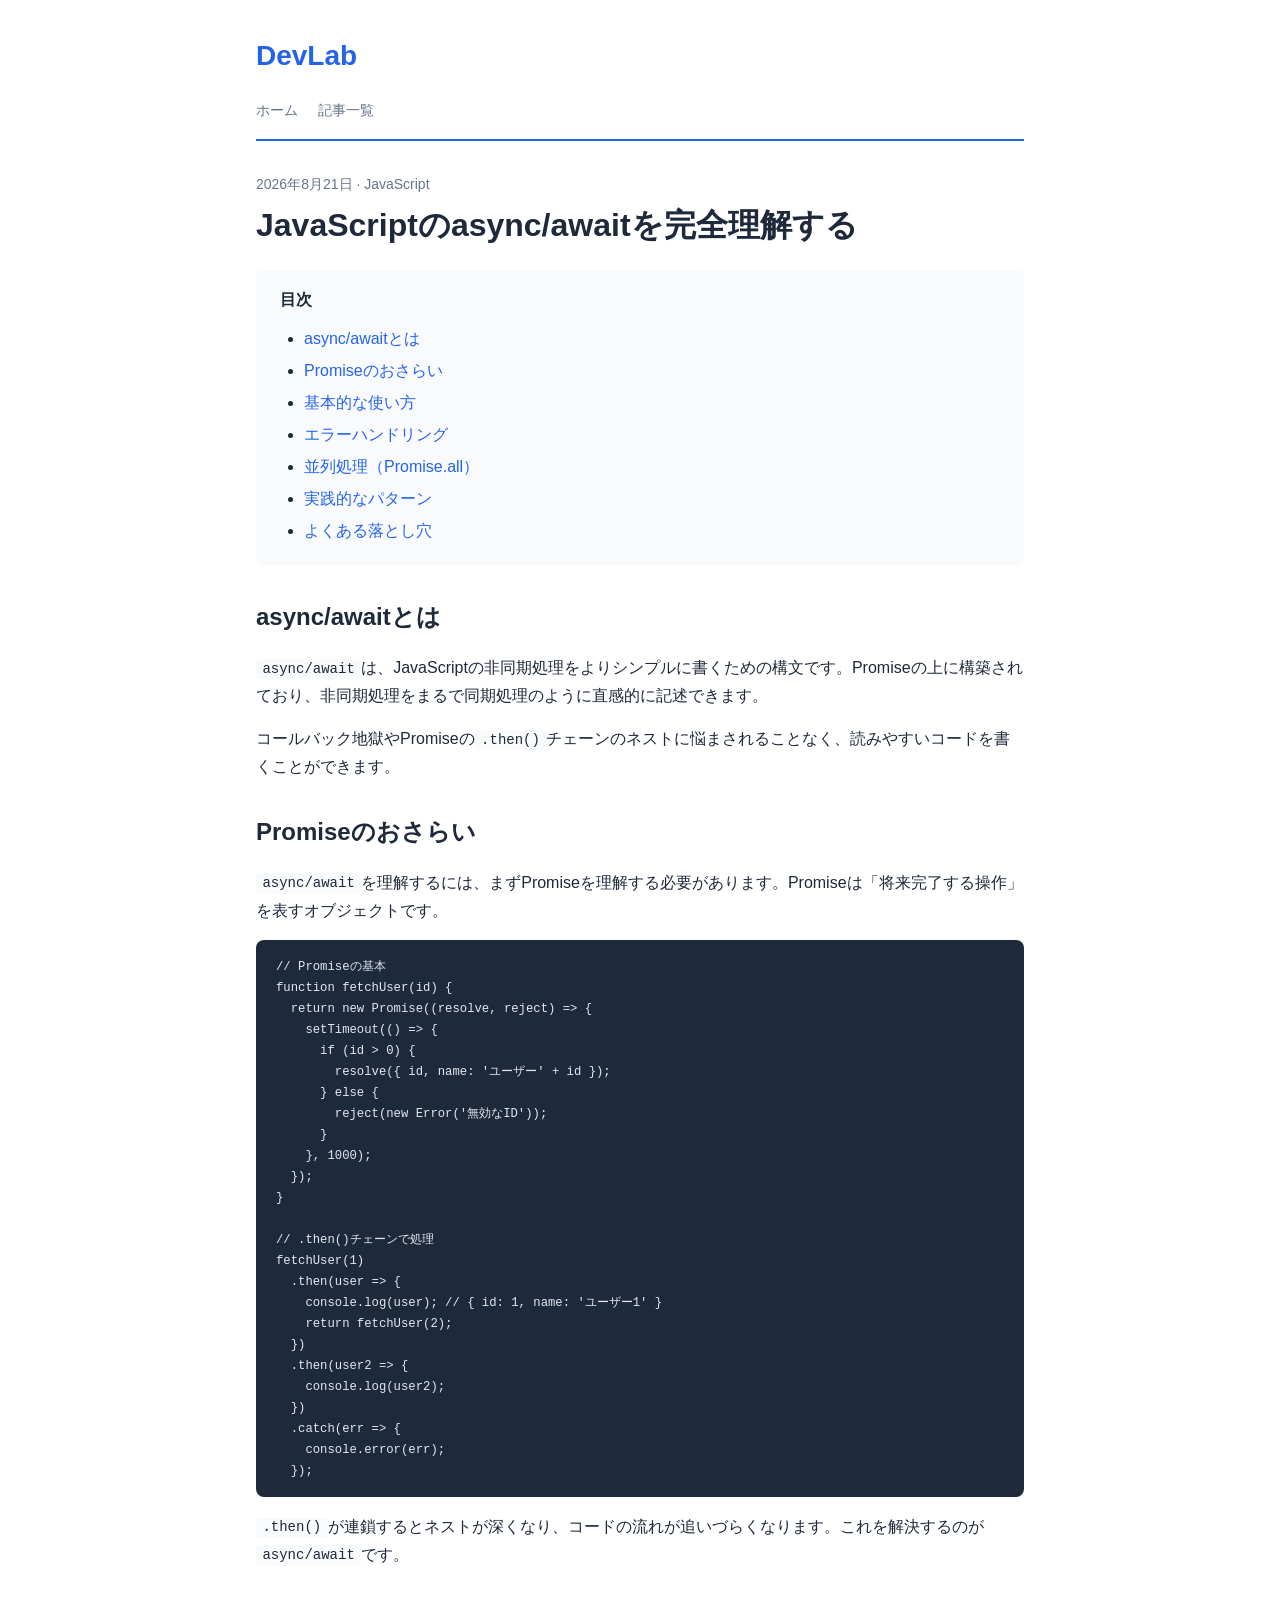
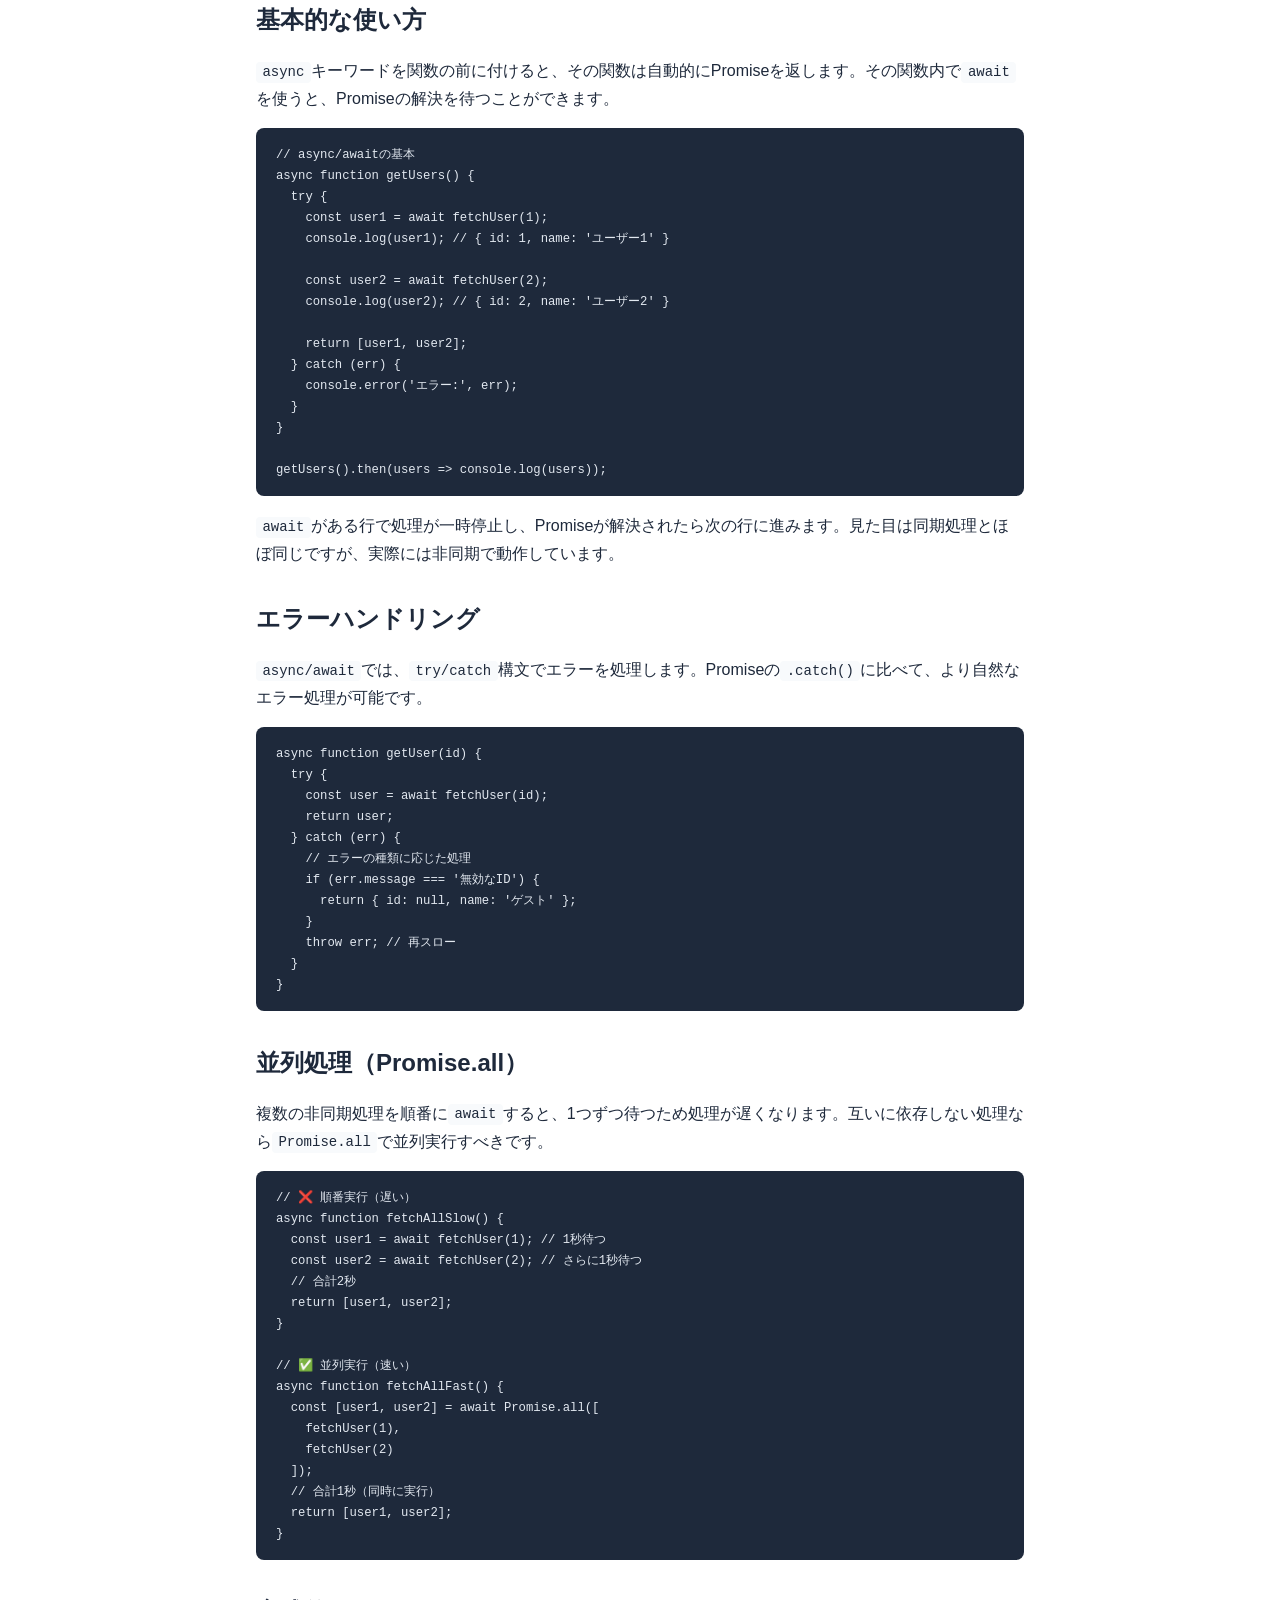
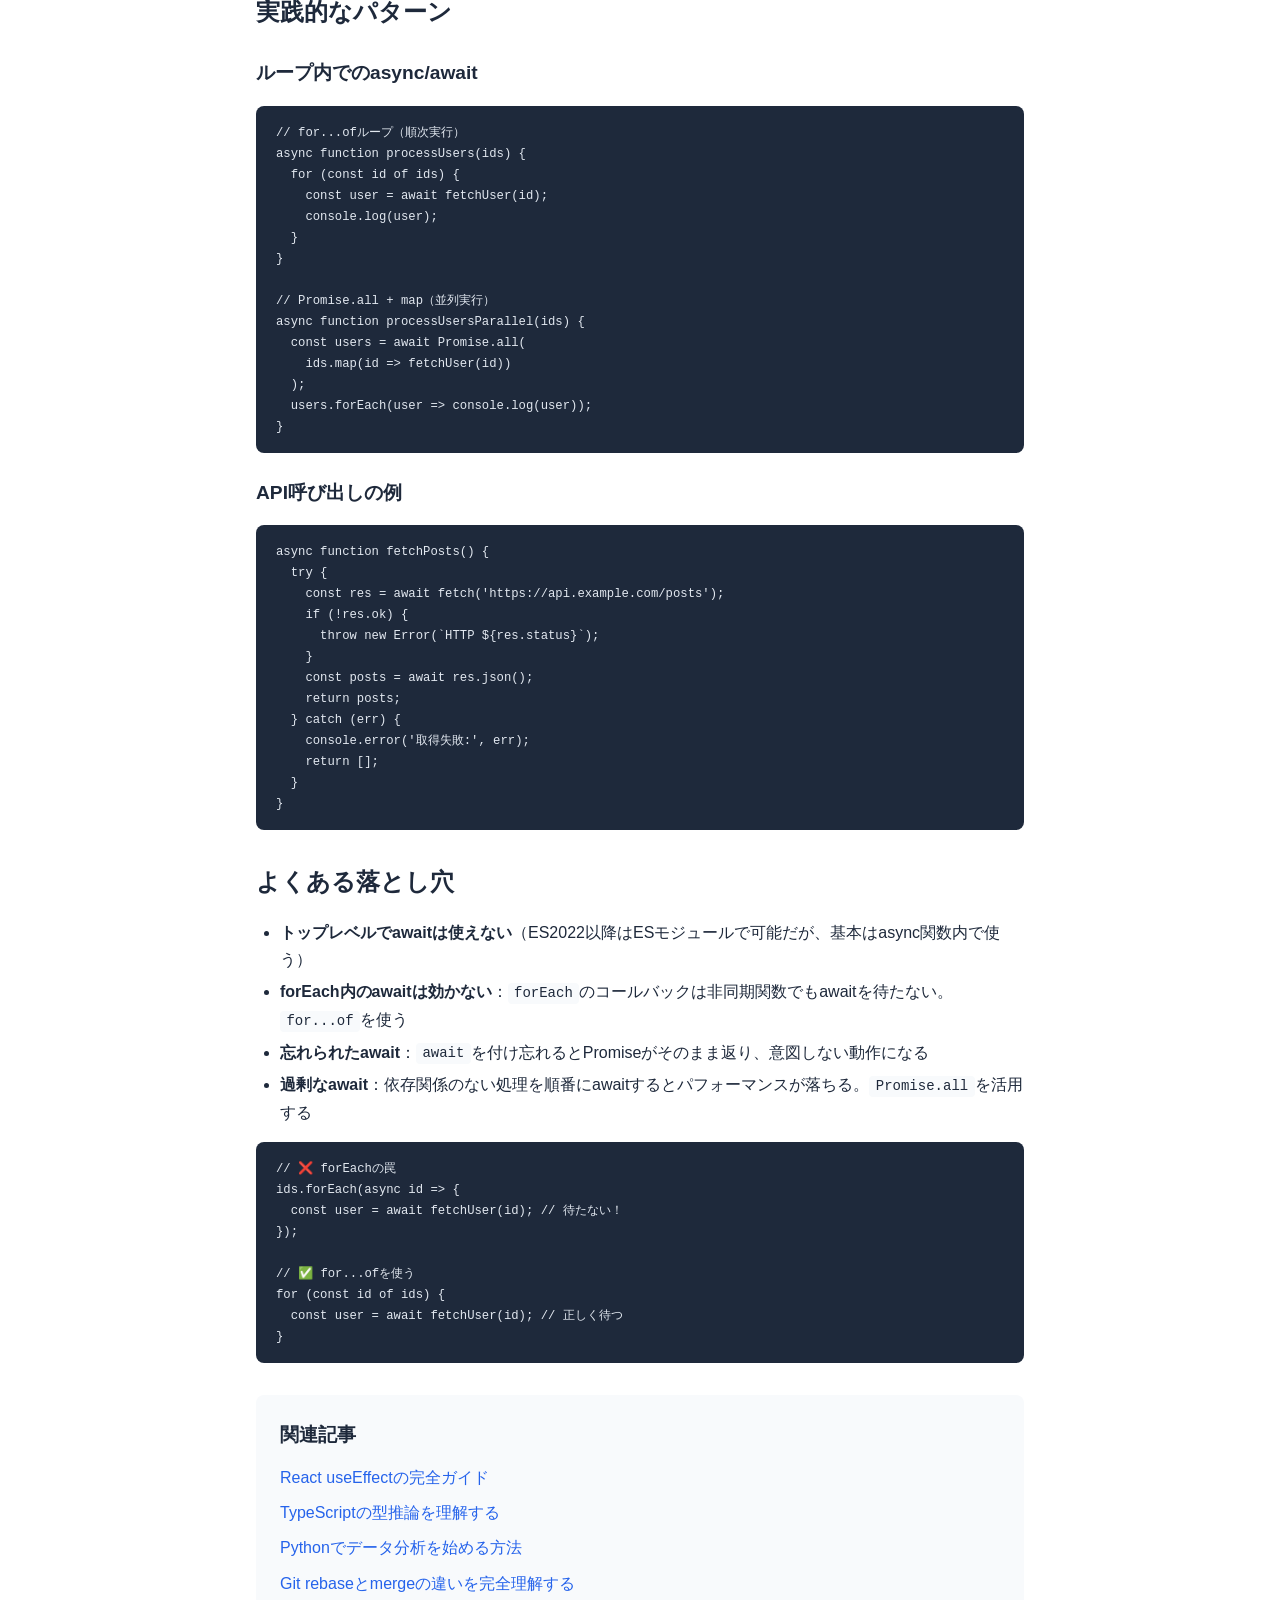
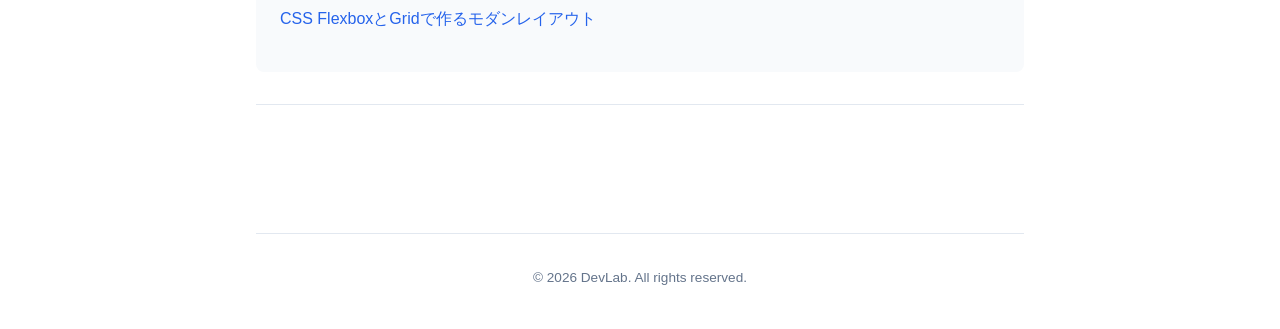
<file: articles/javascript-async-await.html>
<!DOCTYPE html>
<html lang="ja">
<head>
  <meta charset="UTF-8">
  <meta name="viewport" content="width=device-width, initial-scale=1.0">
  <title>JavaScriptのasync/awaitを完全理解する | DevLab</title>
  <meta name="description" content="JavaScriptのasync/awaitの使い方を初心者向けに解説。Promiseとの違い、エラーハンドリング、並列処理、実践的なパターンまで、コード例付きで詳しく紹介。">
  <meta name="keywords" content="JavaScript, async, await, Promise, 非同期処理, async/await, JavaScript入門">
  <meta name="author" content="DevLab">
  <meta name="robots" content="index, follow">

  <meta property="og:title" content="JavaScriptのasync/awaitを完全理解する">
  <meta property="og:description" content="async/awaitの使い方をコード例付きで解説。Promiseとの違いやエラーハンドリングも紹介。">
  <meta property="og:type" content="article">
  <meta property="og:locale" content="ja_JP">
  <meta property="og:url" content="https://reoreoxzkami.github.io/SEO-site/articles/javascript-async-await.html">
  <meta property="og:image" content="https://reoreoxzkami.github.io/SEO-site/ogp-image.png">

  <meta name="twitter:card" content="summary">
  <meta name="twitter:title" content="JavaScriptのasync/awaitを完全理解する">
  <meta name="twitter:description" content="async/awaitの使い方をコード例付きで解説。">
  <meta name="twitter:image" content="https://reoreoxzkami.github.io/SEO-site/ogp-image.png">

  <link rel="canonical" href="https://reoreoxzkami.github.io/SEO-site/articles/javascript-async-await.html">
  <link rel="stylesheet" href="../css/style.css">

  <script type="application/ld+json">
  {
    "@context": "https://schema.org",
    "@type": "Article",
    "headline": "JavaScriptのasync/awaitを完全理解する",
    "description": "JavaScriptのasync/awaitの使い方を初心者向けに解説。Promiseとの違い、エラーハンドリング、並列処理を紹介",
    "datePublished": "2026-08-21",
    "dateModified": "2026-08-23",
    "author": { "@type": "Organization", "name": "DevLab" },
    "publisher": { "@type": "Organization", "name": "DevLab" },
    "inLanguage": "ja",
    "mainEntityOfPage": "https://reoreoxzkami.github.io/SEO-site/articles/javascript-async-await.html"
  }
  </script>

  <script type="application/ld+json">
  {
  "@context": "https://schema.org",
  "@type": "BreadcrumbList",
  "itemListElement": [
    {
      "@type": "ListItem",
      "position": 1,
      "name": "ホーム",
      "item": "https://reoreoxzkami.github.io/SEO-site/"
    },
    {
      "@type": "ListItem",
      "position": 2,
      "name": "JavaScriptのasync/awaitを完全理解する",
      "item": "https://reoreoxzkami.github.io/SEO-site/articles/javascript-async-await.html"
    }
  ]
}
  </script>
</head>
<body>
  <header>
    <p class="logo"><a href="../">DevLab</a></p>
    <nav>
      <a href="../">ホーム</a>
      <a href="../#articles">記事一覧</a>
    </nav>
  </header>

  <main>
    <article>
      <p class="meta"><time datetime="2026-08-21">2026年8月21日</time> · JavaScript</p>
      <h1>JavaScriptのasync/awaitを完全理解する</h1>

      <div class="toc">
        <h3>目次</h3>
        <ul>
          <li><a href="#what-is-async">async/awaitとは</a></li>
          <li><a href="#promise-review">Promiseのおさらい</a></li>
          <li><a href="#basic-syntax">基本的な使い方</a></li>
          <li><a href="#error-handling">エラーハンドリング</a></li>
          <li><a href="#parallel">並列処理（Promise.all）</a></li>
          <li><a href="#patterns">実践的なパターン</a></li>
          <li><a href="#pitfalls">よくある落とし穴</a></li>
        </ul>
      </div>

      <h2 id="what-is-async">async/awaitとは</h2>
      <p><code>async/await</code>は、JavaScriptの非同期処理をよりシンプルに書くための構文です。Promiseの上に構築されており、非同期処理をまるで同期処理のように直感的に記述できます。</p>
      <p>コールバック地獄やPromiseの<code>.then()</code>チェーンのネストに悩まされることなく、読みやすいコードを書くことができます。</p>

      <h2 id="promise-review">Promiseのおさらい</h2>
      <p><code>async/await</code>を理解するには、まずPromiseを理解する必要があります。Promiseは「将来完了する操作」を表すオブジェクトです。</p>
      <pre><code>// Promiseの基本
function fetchUser(id) {
  return new Promise((resolve, reject) => {
    setTimeout(() => {
      if (id > 0) {
        resolve({ id, name: 'ユーザー' + id });
      } else {
        reject(new Error('無効なID'));
      }
    }, 1000);
  });
}

// .then()チェーンで処理
fetchUser(1)
  .then(user => {
    console.log(user); // { id: 1, name: 'ユーザー1' }
    return fetchUser(2);
  })
  .then(user2 => {
    console.log(user2);
  })
  .catch(err => {
    console.error(err);
  });</code></pre>
      <p><code>.then()</code>が連鎖するとネストが深くなり、コードの流れが追いづらくなります。これを解決するのが<code>async/await</code>です。</p>

      <h2 id="basic-syntax">基本的な使い方</h2>
      <p><code>async</code>キーワードを関数の前に付けると、その関数は自動的にPromiseを返します。その関数内で<code>await</code>を使うと、Promiseの解決を待つことができます。</p>
      <pre><code>// async/awaitの基本
async function getUsers() {
  try {
    const user1 = await fetchUser(1);
    console.log(user1); // { id: 1, name: 'ユーザー1' }

    const user2 = await fetchUser(2);
    console.log(user2); // { id: 2, name: 'ユーザー2' }

    return [user1, user2];
  } catch (err) {
    console.error('エラー:', err);
  }
}

getUsers().then(users => console.log(users));</code></pre>
      <p><code>await</code>がある行で処理が一時停止し、Promiseが解決されたら次の行に進みます。見た目は同期処理とほぼ同じですが、実際には非同期で動作しています。</p>

      <h2 id="error-handling">エラーハンドリング</h2>
      <p><code>async/await</code>では、<code>try/catch</code>構文でエラーを処理します。Promiseの<code>.catch()</code>に比べて、より自然なエラー処理が可能です。</p>
      <pre><code>async function getUser(id) {
  try {
    const user = await fetchUser(id);
    return user;
  } catch (err) {
    // エラーの種類に応じた処理
    if (err.message === '無効なID') {
      return { id: null, name: 'ゲスト' };
    }
    throw err; // 再スロー
  }
}</code></pre>

      <h2 id="parallel">並列処理（Promise.all）</h2>
      <p>複数の非同期処理を順番に<code>await</code>すると、1つずつ待つため処理が遅くなります。互いに依存しない処理なら<code>Promise.all</code>で並列実行すべきです。</p>
      <pre><code>// ❌ 順番実行（遅い）
async function fetchAllSlow() {
  const user1 = await fetchUser(1); // 1秒待つ
  const user2 = await fetchUser(2); // さらに1秒待つ
  // 合計2秒
  return [user1, user2];
}

// ✅ 並列実行（速い）
async function fetchAllFast() {
  const [user1, user2] = await Promise.all([
    fetchUser(1),
    fetchUser(2)
  ]);
  // 合計1秒（同時に実行）
  return [user1, user2];
}</code></pre>

      <h2 id="patterns">実践的なパターン</h2>
      <h3>ループ内でのasync/await</h3>
      <pre><code>// for...ofループ（順次実行）
async function processUsers(ids) {
  for (const id of ids) {
    const user = await fetchUser(id);
    console.log(user);
  }
}

// Promise.all + map（並列実行）
async function processUsersParallel(ids) {
  const users = await Promise.all(
    ids.map(id => fetchUser(id))
  );
  users.forEach(user => console.log(user));
}</code></pre>

      <h3>API呼び出しの例</h3>
      <pre><code>async function fetchPosts() {
  try {
    const res = await fetch('https://api.example.com/posts');
    if (!res.ok) {
      throw new Error(`HTTP ${res.status}`);
    }
    const posts = await res.json();
    return posts;
  } catch (err) {
    console.error('取得失敗:', err);
    return [];
  }
}</code></pre>

      <h2 id="pitfalls">よくある落とし穴</h2>
      <ul>
        <li><strong>トップレベルでawaitは使えない</strong>（ES2022以降はESモジュールで可能だが、基本はasync関数内で使う）</li>
        <li><strong>forEach内のawaitは効かない</strong>：<code>forEach</code>のコールバックは非同期関数でもawaitを待たない。<code>for...of</code>を使う</li>
        <li><strong>忘れられたawait</strong>：<code>await</code>を付け忘れるとPromiseがそのまま返り、意図しない動作になる</li>
        <li><strong>過剰なawait</strong>：依存関係のない処理を順番にawaitするとパフォーマンスが落ちる。<code>Promise.all</code>を活用する</li>
      </ul>
      <pre><code>// ❌ forEachの罠
ids.forEach(async id => {
  const user = await fetchUser(id); // 待たない！
});

// ✅ for...ofを使う
for (const id of ids) {
  const user = await fetchUser(id); // 正しく待つ
}</code></pre>

      <div class="related">
        <h3>関連記事</h3>
        <ul>
          <li><a href="react-useeffect-guide.html">React useEffectの完全ガイド</a></li>
          <li><a href="typescript-type-inference.html">TypeScriptの型推論を理解する</a></li>
          <li><a href="python-data-analysis.html">Pythonでデータ分析を始める方法</a></li>
          <li><a href="git-rebase-vs-merge.html">Git rebaseとmergeの違いを完全理解する</a></li>
          <li><a href="css-flexbox-grid.html">CSS FlexboxとGridで作るモダンレイアウト</a></li>
        </ul>
      </div>
    </article>
  
<!-- admax -->
<script src="https://adm.shinobi.jp/s/8649e069a00feed86db06fccd97345e9"></script>
<!-- admax -->
  </main>

  <footer>
    <p>&copy; 2026 DevLab. All rights reserved.</p>
  </footer>
</body>
</html>
</file>
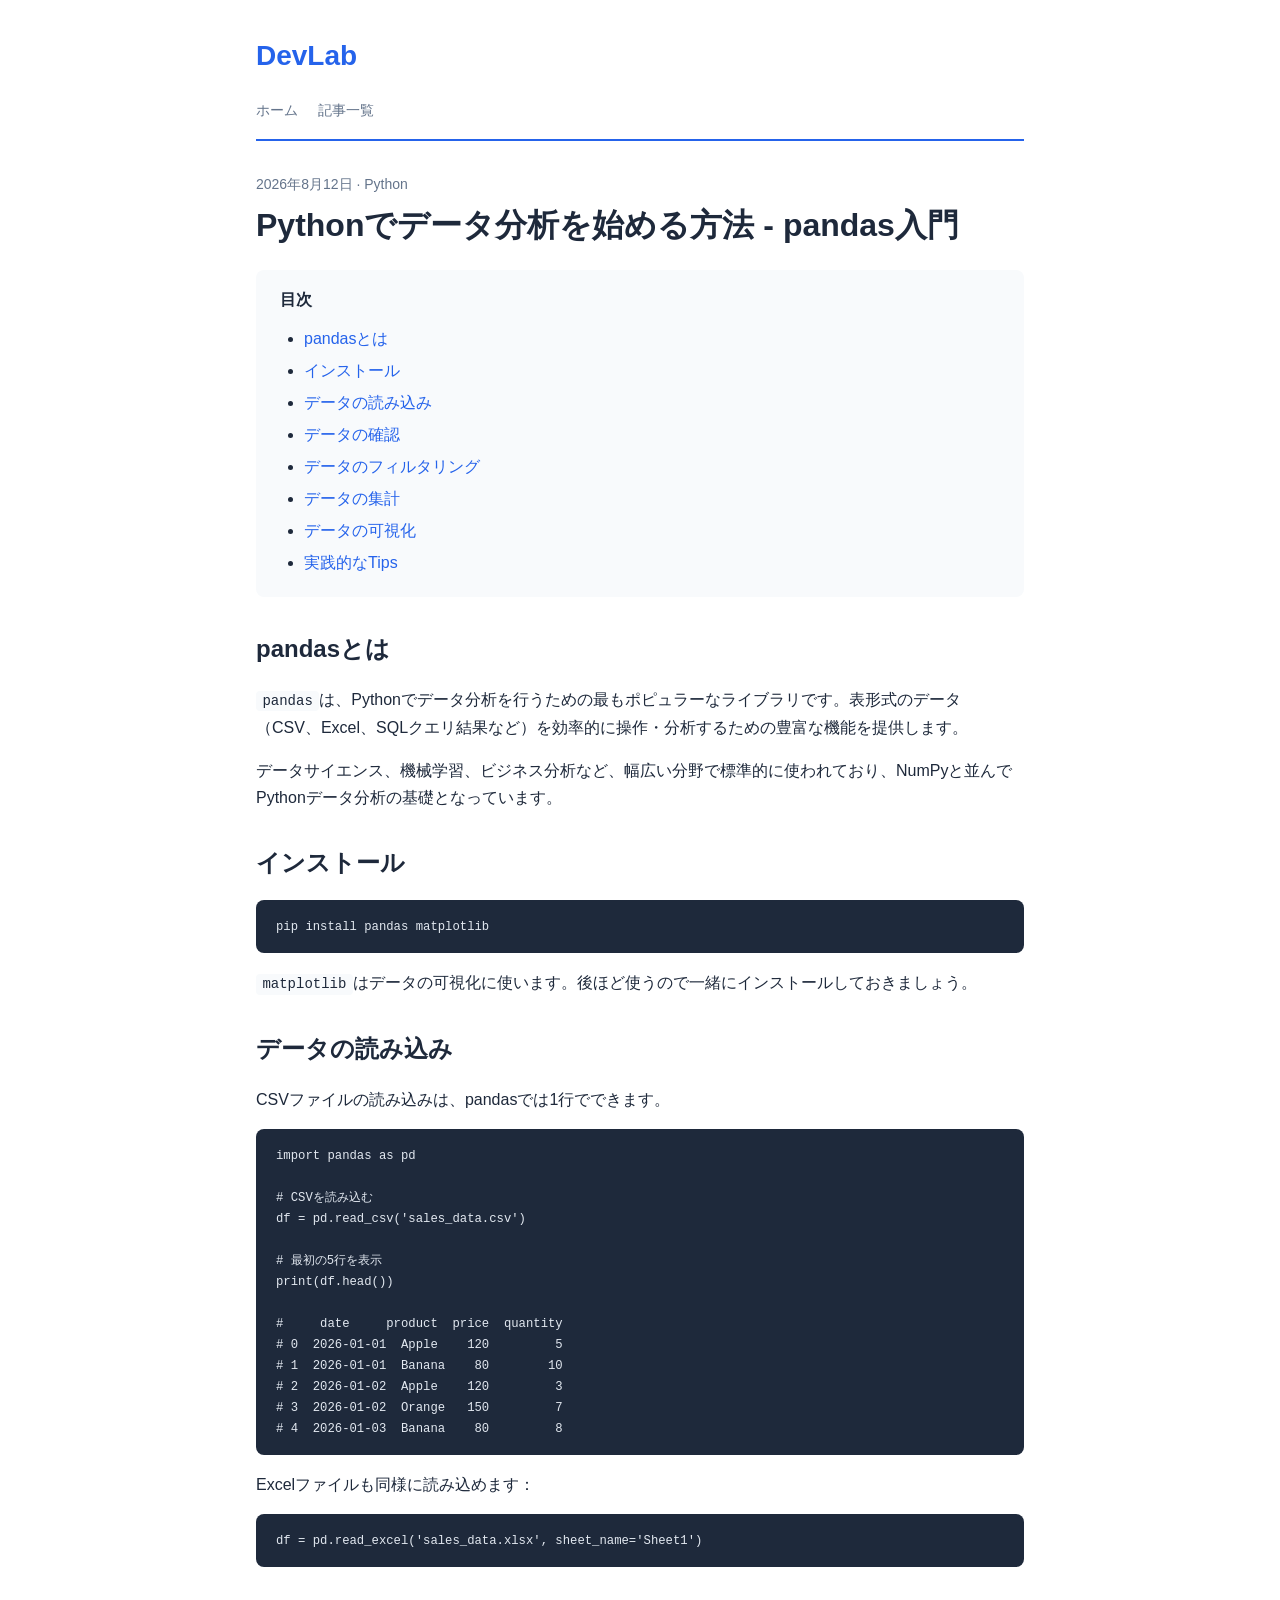
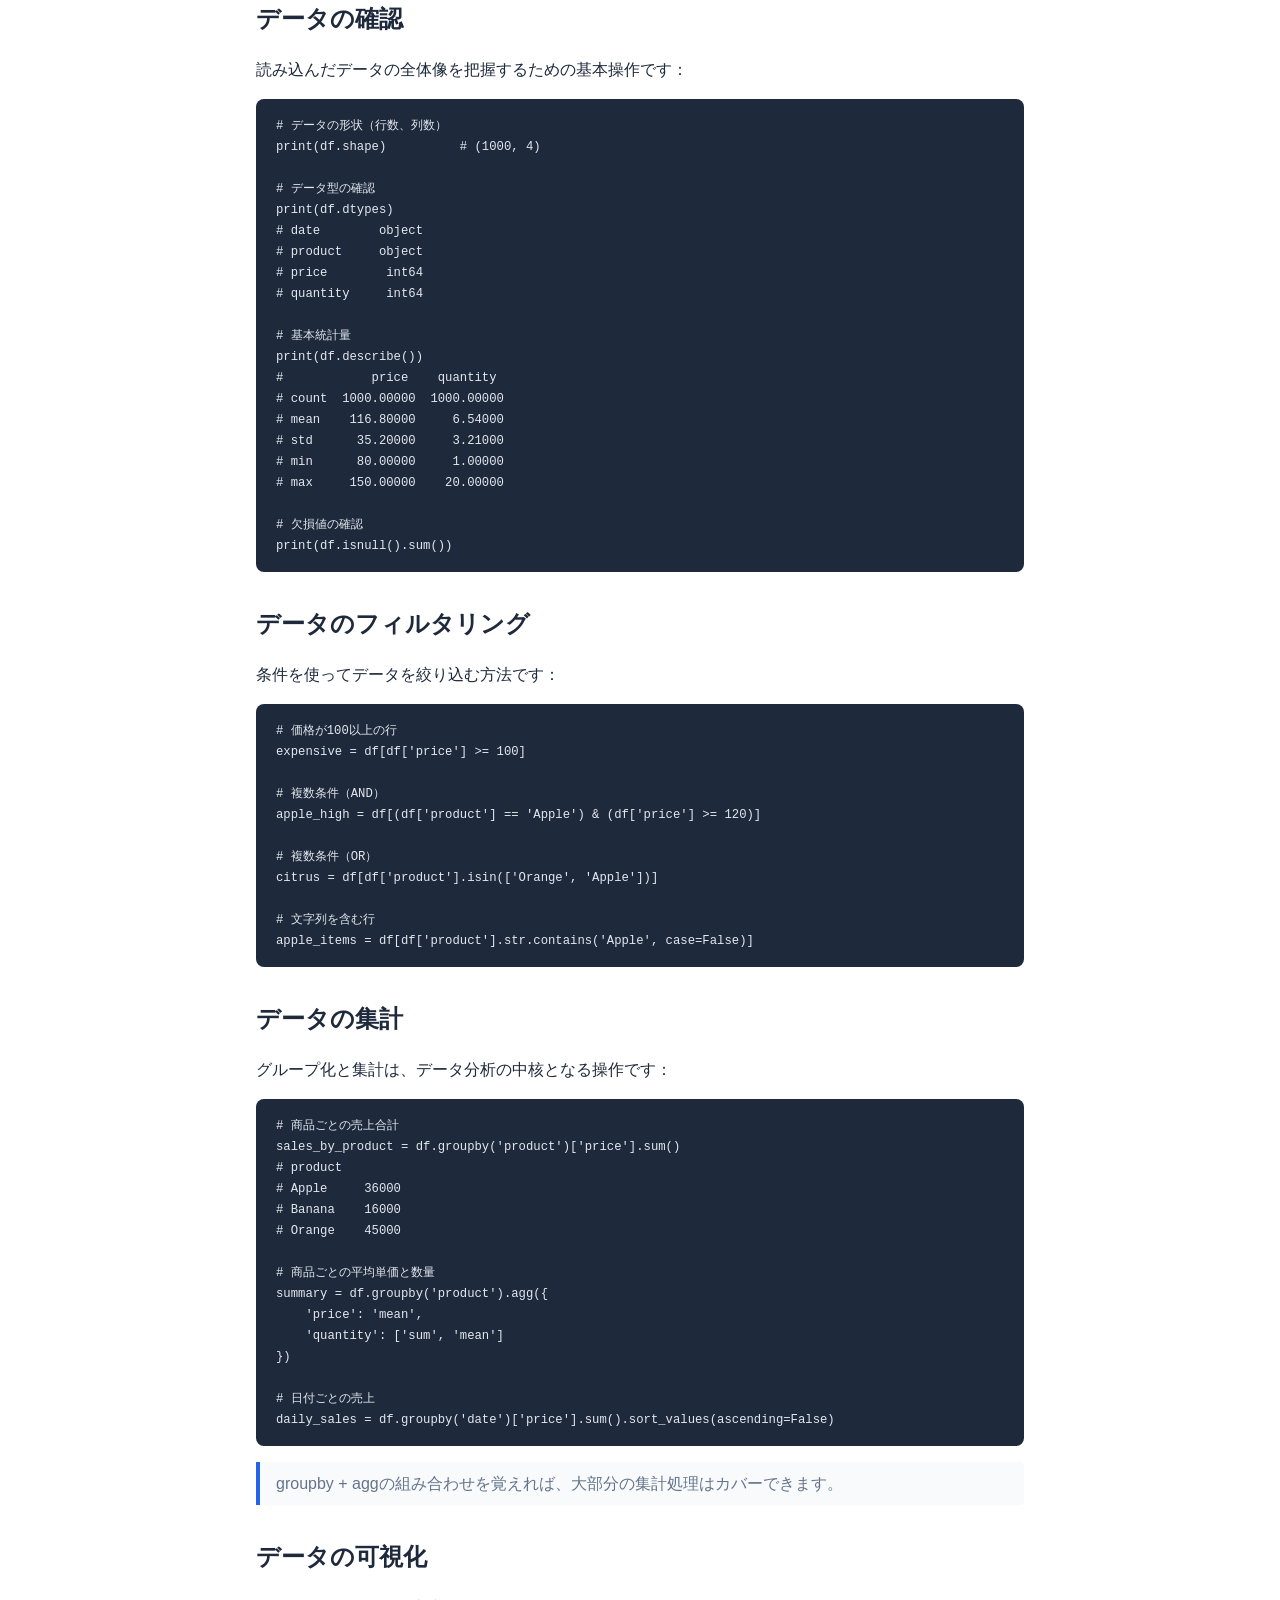
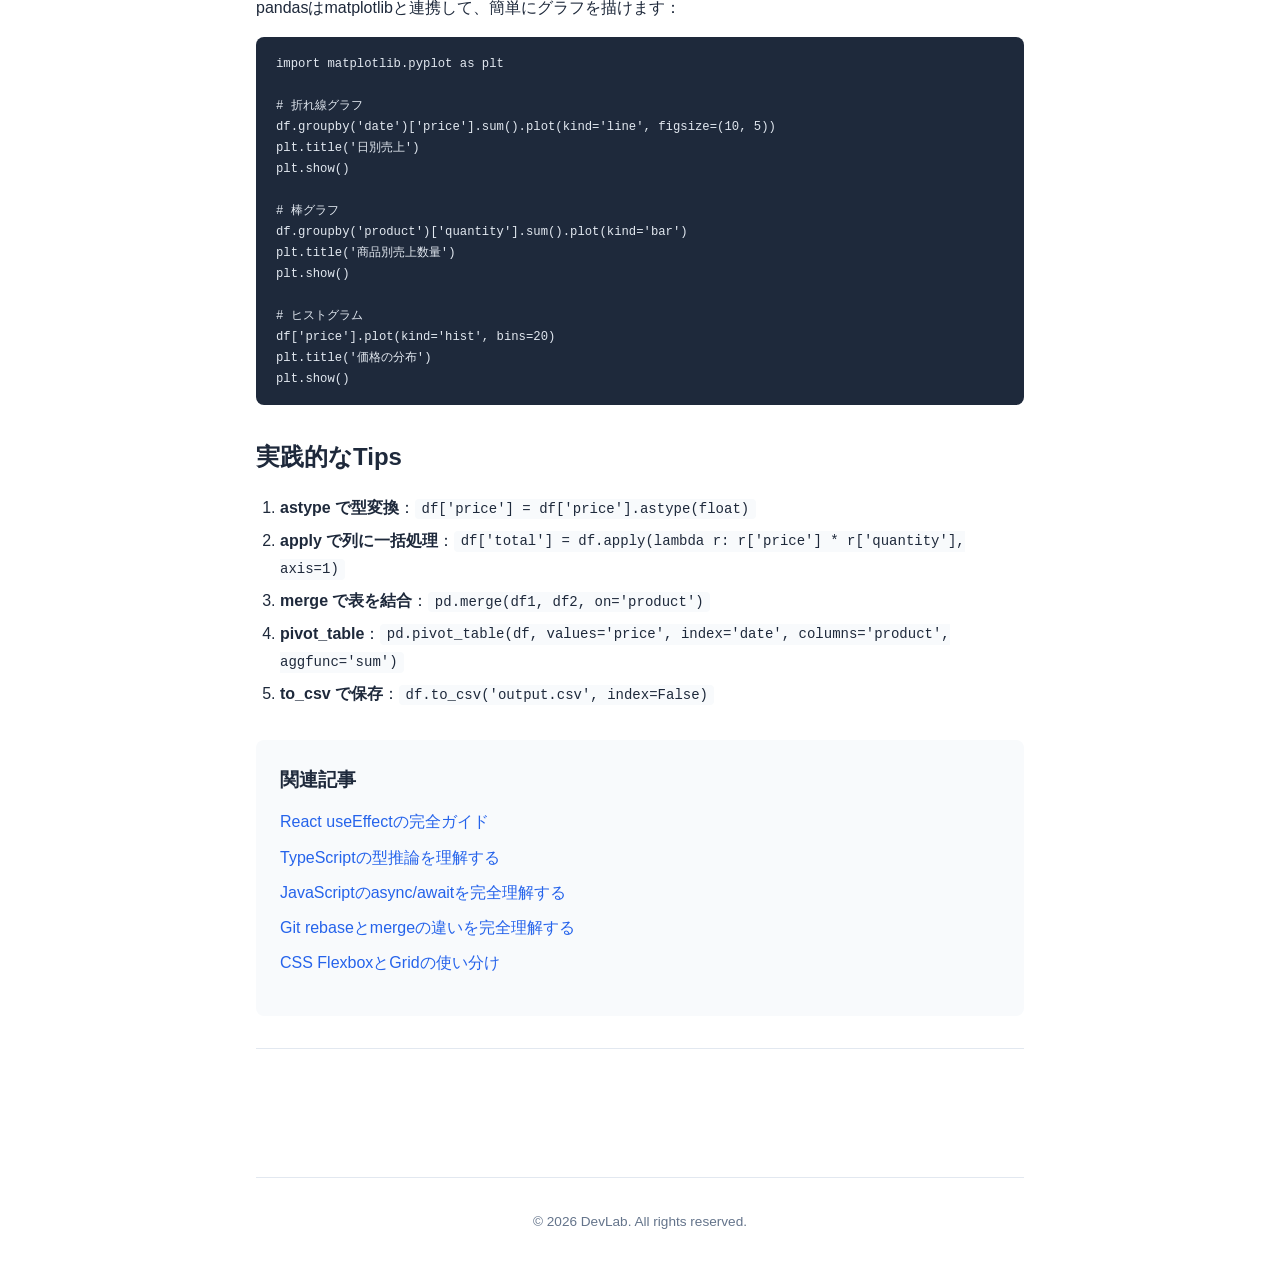
<file: articles/python-data-analysis.html>
<!DOCTYPE html>
<html lang="ja">
<head>
  <meta charset="UTF-8">
  <meta name="viewport" content="width=device-width, initial-scale=1.0">
  <title>Pythonでデータ分析を始める方法 - pandas入門 | DevLab</title>
  <meta name="description" content="Pythonのpandasライブラリを使ったデータ分析の入門ガイド。CSVの読み込みからデータのフィルタリング、集計、可視化まで、実際のコード例で解説。初心者でもすぐに始められる内容です。">
  <meta name="keywords" content="Python, pandas, データ分析, CSV, DataFrame, データサイエンス, Python入門">
  <meta name="author" content="DevLab">
  <meta name="robots" content="index, follow">

  <meta property="og:title" content="Pythonでデータ分析を始める方法 - pandas入門">
  <meta property="og:description" content="pandasを使ったデータ分析の基本をコード例付きで解説。">
  <meta property="og:type" content="article">
  <meta property="og:locale" content="ja_JP">
  <meta property="og:url" content="https://reoreoxzkami.github.io/SEO-site/articles/python-data-analysis.html">
  <meta property="og:image" content="https://reoreoxzkami.github.io/SEO-site/ogp-image.png">

  <meta name="twitter:card" content="summary">
  <meta name="twitter:title" content="Pythonでデータ分析を始める方法 - pandas入門">
  <meta name="twitter:description" content="pandasを使ったデータ分析の基本をコード例付きで解説。">
  <meta name="twitter:image" content="https://reoreoxzkami.github.io/SEO-site/ogp-image.png">

  <link rel="canonical" href="https://reoreoxzkami.github.io/SEO-site/articles/python-data-analysis.html">
  <link rel="stylesheet" href="../css/style.css">

  <script type="application/ld+json">
  {
    "@context": "https://schema.org",
    "@type": "Article",
    "headline": "Pythonでデータ分析を始める方法 - pandas入門",
    "description": "Pythonのpandasライブラリを使ったデータ分析の入門ガイド",
    "datePublished": "2026-08-12",
    "dateModified": "2026-08-22",
    "author": { "@type": "Organization", "name": "DevLab" },
    "publisher": { "@type": "Organization", "name": "DevLab" },
    "inLanguage": "ja",
    "mainEntityOfPage": "https://reoreoxzkami.github.io/SEO-site/articles/python-data-analysis.html"
  }
  </script>

  <script type="application/ld+json">
  {
  "@context": "https://schema.org",
  "@type": "BreadcrumbList",
  "itemListElement": [
    {
      "@type": "ListItem",
      "position": 1,
      "name": "ホーム",
      "item": "https://reoreoxzkami.github.io/SEO-site/"
    },
    {
      "@type": "ListItem",
      "position": 2,
      "name": "Pythonでデータ分析を始める方法 - pandas入門",
      "item": "https://reoreoxzkami.github.io/SEO-site/articles/python-data-analysis.html"
    }
  ]
}
  </script>
</head>
<body>
  <header>
    <p class="logo"><a href="../">DevLab</a></p>
    <nav>
      <a href="../">ホーム</a>
      <a href="../#articles">記事一覧</a>
    </nav>
  </header>

  <main>
    <article>
      <p class="meta"><time datetime="2026-08-12">2026年8月12日</time> · Python</p>
      <h1>Pythonでデータ分析を始める方法 - pandas入門</h1>

      <div class="toc">
        <h3>目次</h3>
        <ul>
          <li><a href="#what-is-pandas">pandasとは</a></li>
          <li><a href="#install">インストール</a></li>
          <li><a href="#read-data">データの読み込み</a></li>
          <li><a href="#explore">データの確認</a></li>
          <li><a href="#filter">データのフィルタリング</a></li>
          <li><a href="#aggregate">データの集計</a></li>
          <li><a href="#visualize">データの可視化</a></li>
          <li><a href="#tips">実践的なTips</a></li>
        </ul>
      </div>

      <h2 id="what-is-pandas">pandasとは</h2>
      <p><code>pandas</code>は、Pythonでデータ分析を行うための最もポピュラーなライブラリです。表形式のデータ（CSV、Excel、SQLクエリ結果など）を効率的に操作・分析するための豊富な機能を提供します。</p>
      <p>データサイエンス、機械学習、ビジネス分析など、幅広い分野で標準的に使われており、NumPyと並んでPythonデータ分析の基礎となっています。</p>

      <h2 id="install">インストール</h2>
      <pre><code>pip install pandas matplotlib</code></pre>
      <p><code>matplotlib</code>はデータの可視化に使います。後ほど使うので一緒にインストールしておきましょう。</p>

      <h2 id="read-data">データの読み込み</h2>
      <p>CSVファイルの読み込みは、pandasでは1行でできます。</p>
      <pre><code>import pandas as pd

# CSVを読み込む
df = pd.read_csv('sales_data.csv')

# 最初の5行を表示
print(df.head())

#     date     product  price  quantity
# 0  2026-01-01  Apple    120         5
# 1  2026-01-01  Banana    80        10
# 2  2026-01-02  Apple    120         3
# 3  2026-01-02  Orange   150         7
# 4  2026-01-03  Banana    80         8</code></pre>
      <p>Excelファイルも同様に読み込めます：</p>
      <pre><code>df = pd.read_excel('sales_data.xlsx', sheet_name='Sheet1')</code></pre>

      <h2 id="explore">データの確認</h2>
      <p>読み込んだデータの全体像を把握するための基本操作です：</p>
      <pre><code># データの形状（行数、列数）
print(df.shape)          # (1000, 4)

# データ型の確認
print(df.dtypes)
# date        object
# product     object
# price        int64
# quantity     int64

# 基本統計量
print(df.describe())
#            price    quantity
# count  1000.00000  1000.00000
# mean    116.80000     6.54000
# std      35.20000     3.21000
# min      80.00000     1.00000
# max     150.00000    20.00000

# 欠損値の確認
print(df.isnull().sum())</code></pre>

      <h2 id="filter">データのフィルタリング</h2>
      <p>条件を使ってデータを絞り込む方法です：</p>
      <pre><code># 価格が100以上の行
expensive = df[df['price'] >= 100]

# 複数条件（AND）
apple_high = df[(df['product'] == 'Apple') & (df['price'] >= 120)]

# 複数条件（OR）
citrus = df[df['product'].isin(['Orange', 'Apple'])]

# 文字列を含む行
apple_items = df[df['product'].str.contains('Apple', case=False)]</code></pre>

      <h2 id="aggregate">データの集計</h2>
      <p>グループ化と集計は、データ分析の中核となる操作です：</p>
      <pre><code># 商品ごとの売上合計
sales_by_product = df.groupby('product')['price'].sum()
# product
# Apple     36000
# Banana    16000
# Orange    45000

# 商品ごとの平均単価と数量
summary = df.groupby('product').agg({
    'price': 'mean',
    'quantity': ['sum', 'mean']
})

# 日付ごとの売上
daily_sales = df.groupby('date')['price'].sum().sort_values(ascending=False)</code></pre>
      <blockquote>groupby + aggの組み合わせを覚えれば、大部分の集計処理はカバーできます。</blockquote>

      <h2 id="visualize">データの可視化</h2>
      <p>pandasはmatplotlibと連携して、簡単にグラフを描けます：</p>
      <pre><code>import matplotlib.pyplot as plt

# 折れ線グラフ
df.groupby('date')['price'].sum().plot(kind='line', figsize=(10, 5))
plt.title('日別売上')
plt.show()

# 棒グラフ
df.groupby('product')['quantity'].sum().plot(kind='bar')
plt.title('商品別売上数量')
plt.show()

# ヒストグラム
df['price'].plot(kind='hist', bins=20)
plt.title('価格の分布')
plt.show()</code></pre>

      <h2 id="tips">実践的なTips</h2>
      <ol>
        <li><strong>astype で型変換</strong>：<code>df['price'] = df['price'].astype(float)</code></li>
        <li><strong>apply で列に一括処理</strong>：<code>df['total'] = df.apply(lambda r: r['price'] * r['quantity'], axis=1)</code></li>
        <li><strong>merge で表を結合</strong>：<code>pd.merge(df1, df2, on='product')</code></li>
        <li><strong>pivot_table</strong>：<code>pd.pivot_table(df, values='price', index='date', columns='product', aggfunc='sum')</code></li>
        <li><strong>to_csv で保存</strong>：<code>df.to_csv('output.csv', index=False)</code></li>
      </ol>

      <div class="related">
        <h3>関連記事</h3>
        <ul>
          <li><a href="react-useeffect-guide.html">React useEffectの完全ガイド</a></li>
          <li><a href="typescript-type-inference.html">TypeScriptの型推論を理解する</a></li>
          <li><a href="javascript-async-await.html">JavaScriptのasync/awaitを完全理解する</a></li>
          <li><a href="git-rebase-vs-merge.html">Git rebaseとmergeの違いを完全理解する</a></li>
          <li><a href="css-flexbox-grid.html">CSS FlexboxとGridの使い分け</a></li>
        </ul>
      </div>
    </article>
  
<!-- admax -->
<script src="https://adm.shinobi.jp/s/8649e069a00feed86db06fccd97345e9"></script>
<!-- admax -->
  </main>

  <footer>
    <p>&copy; 2026 DevLab. All rights reserved.</p>
  </footer>
</body>
</html>
</file>
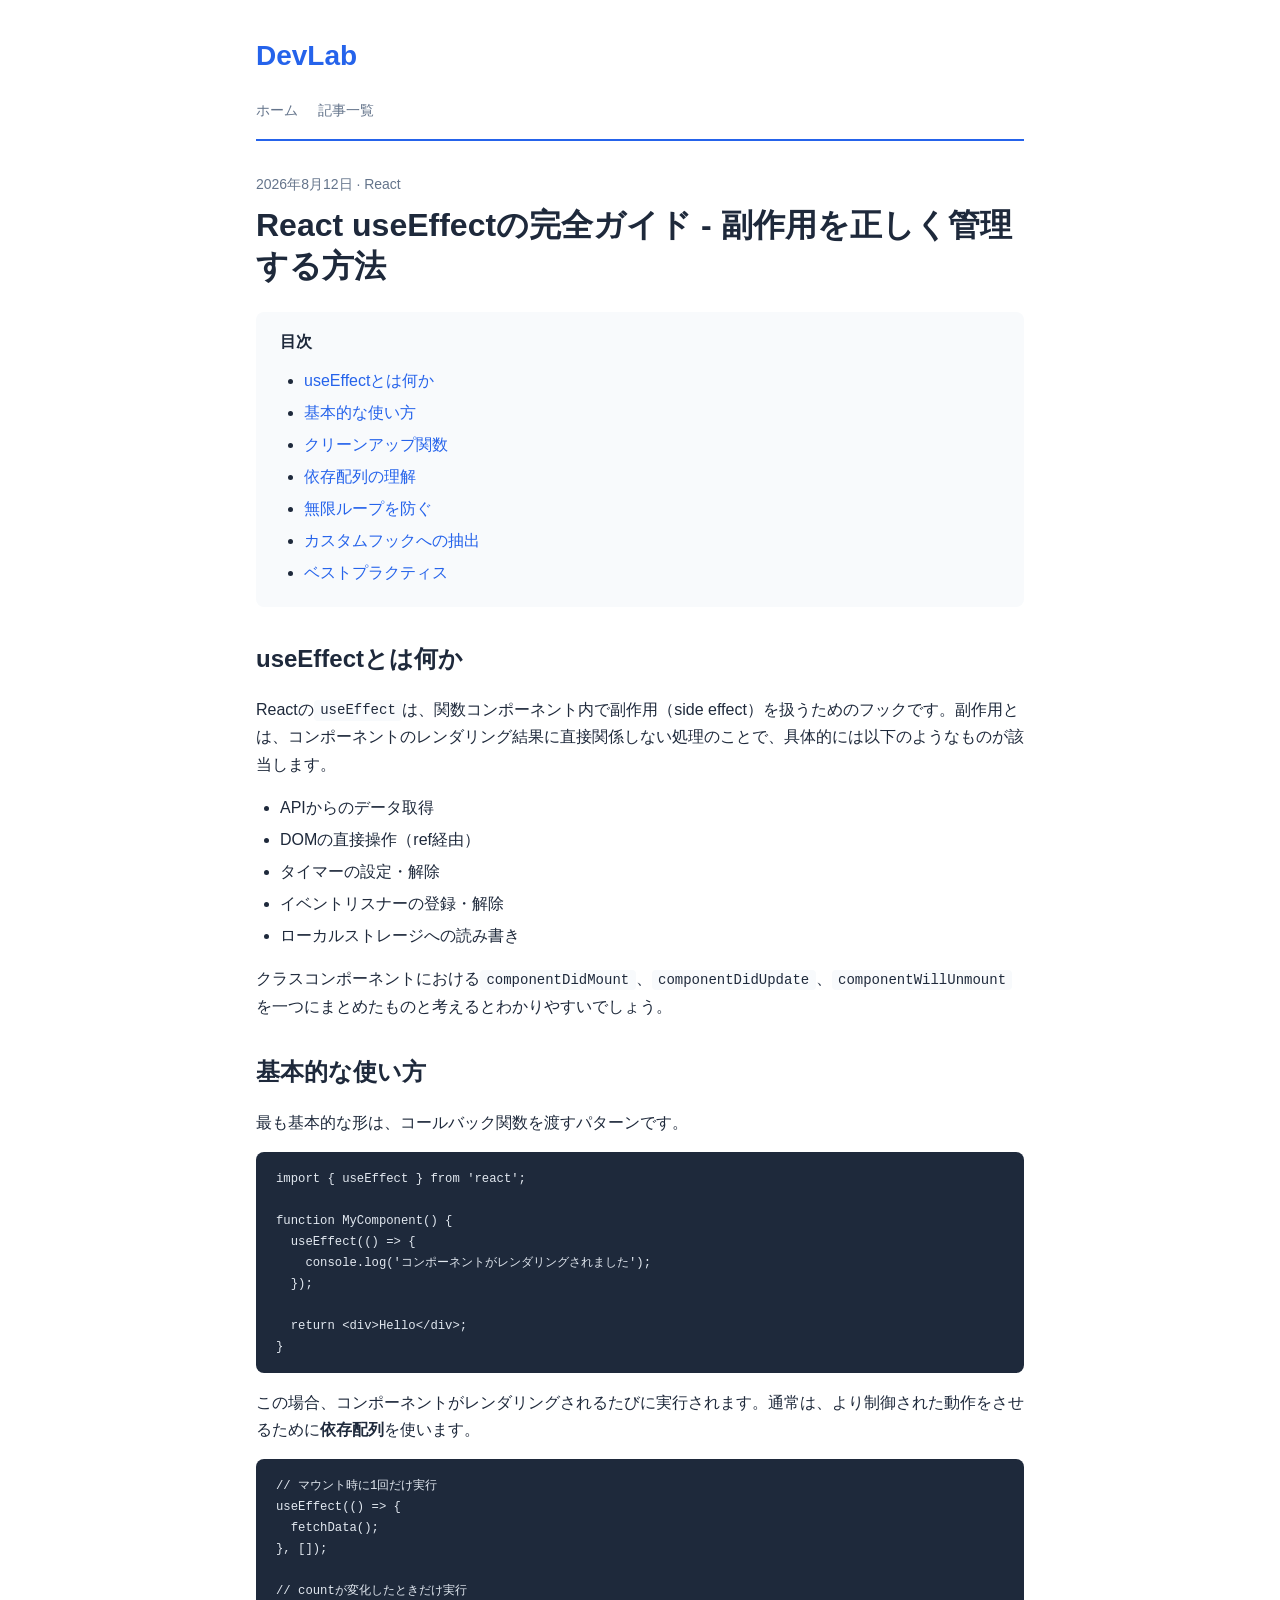
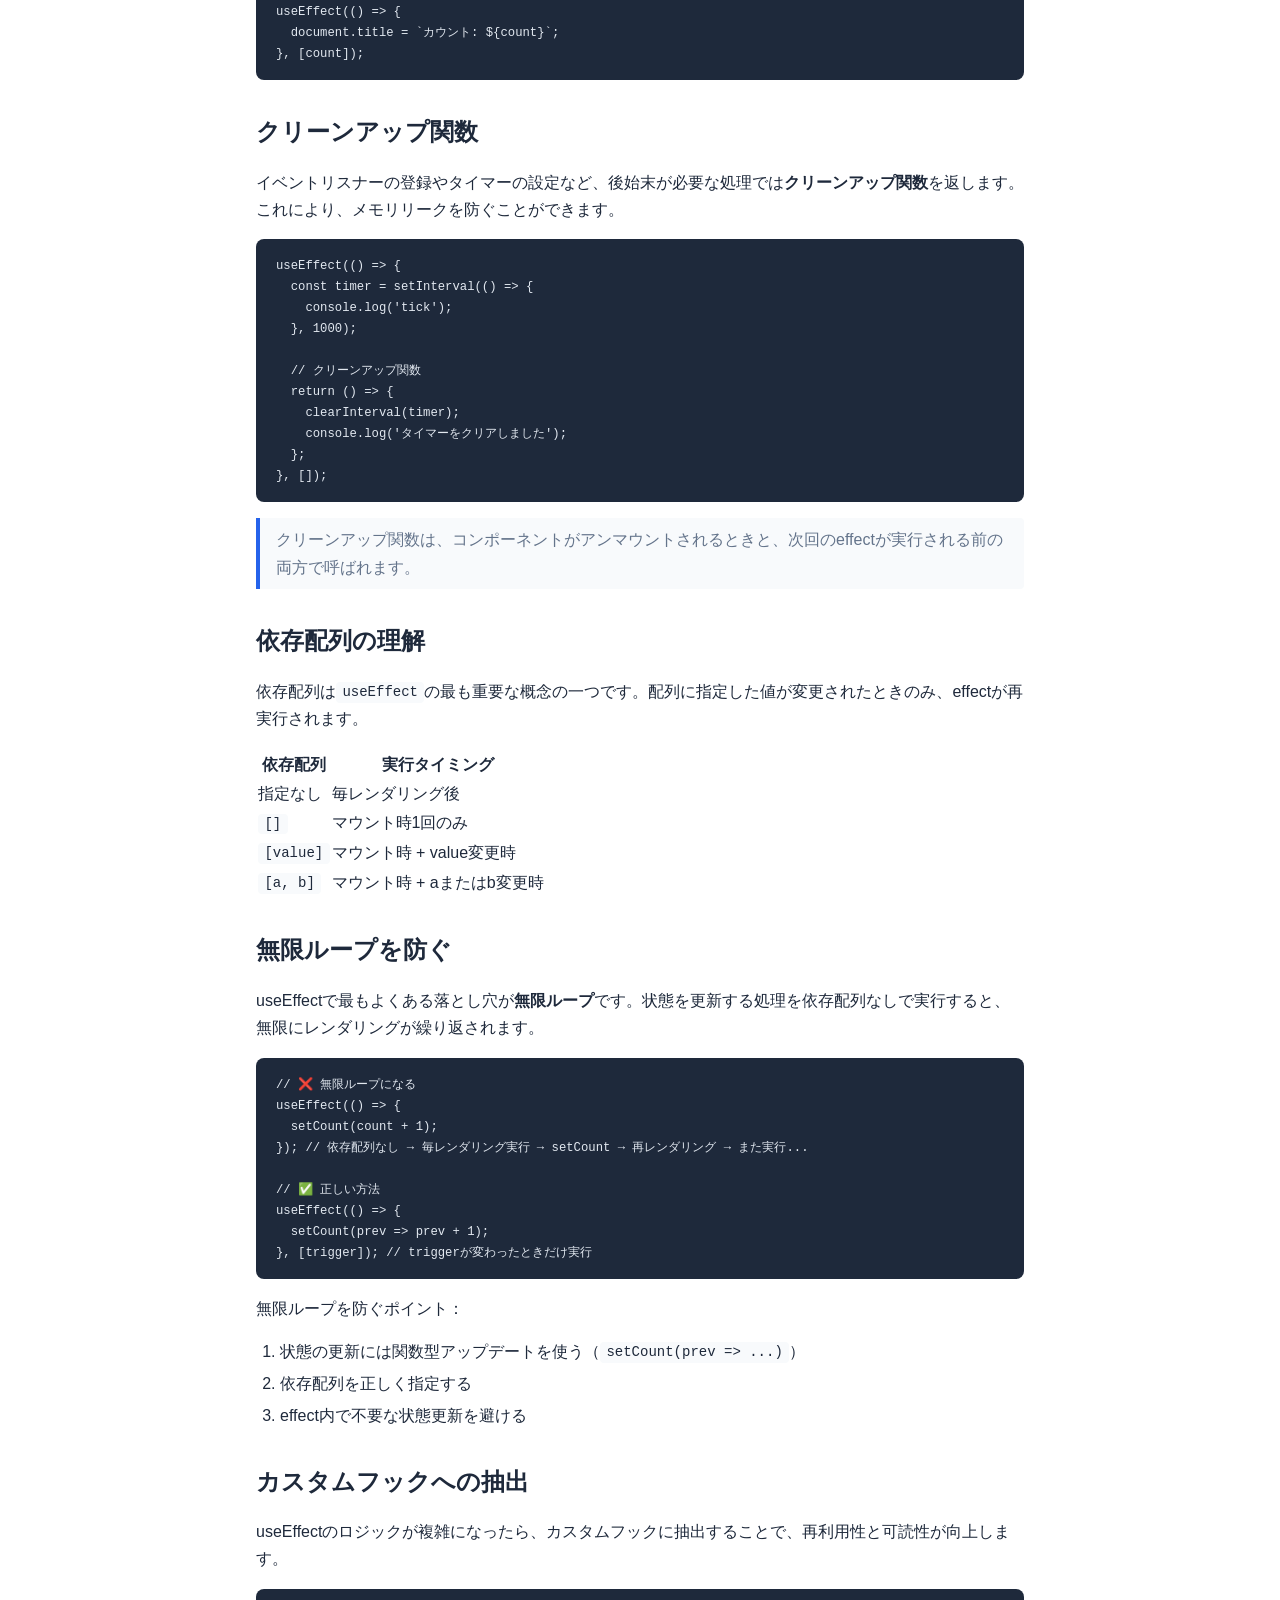
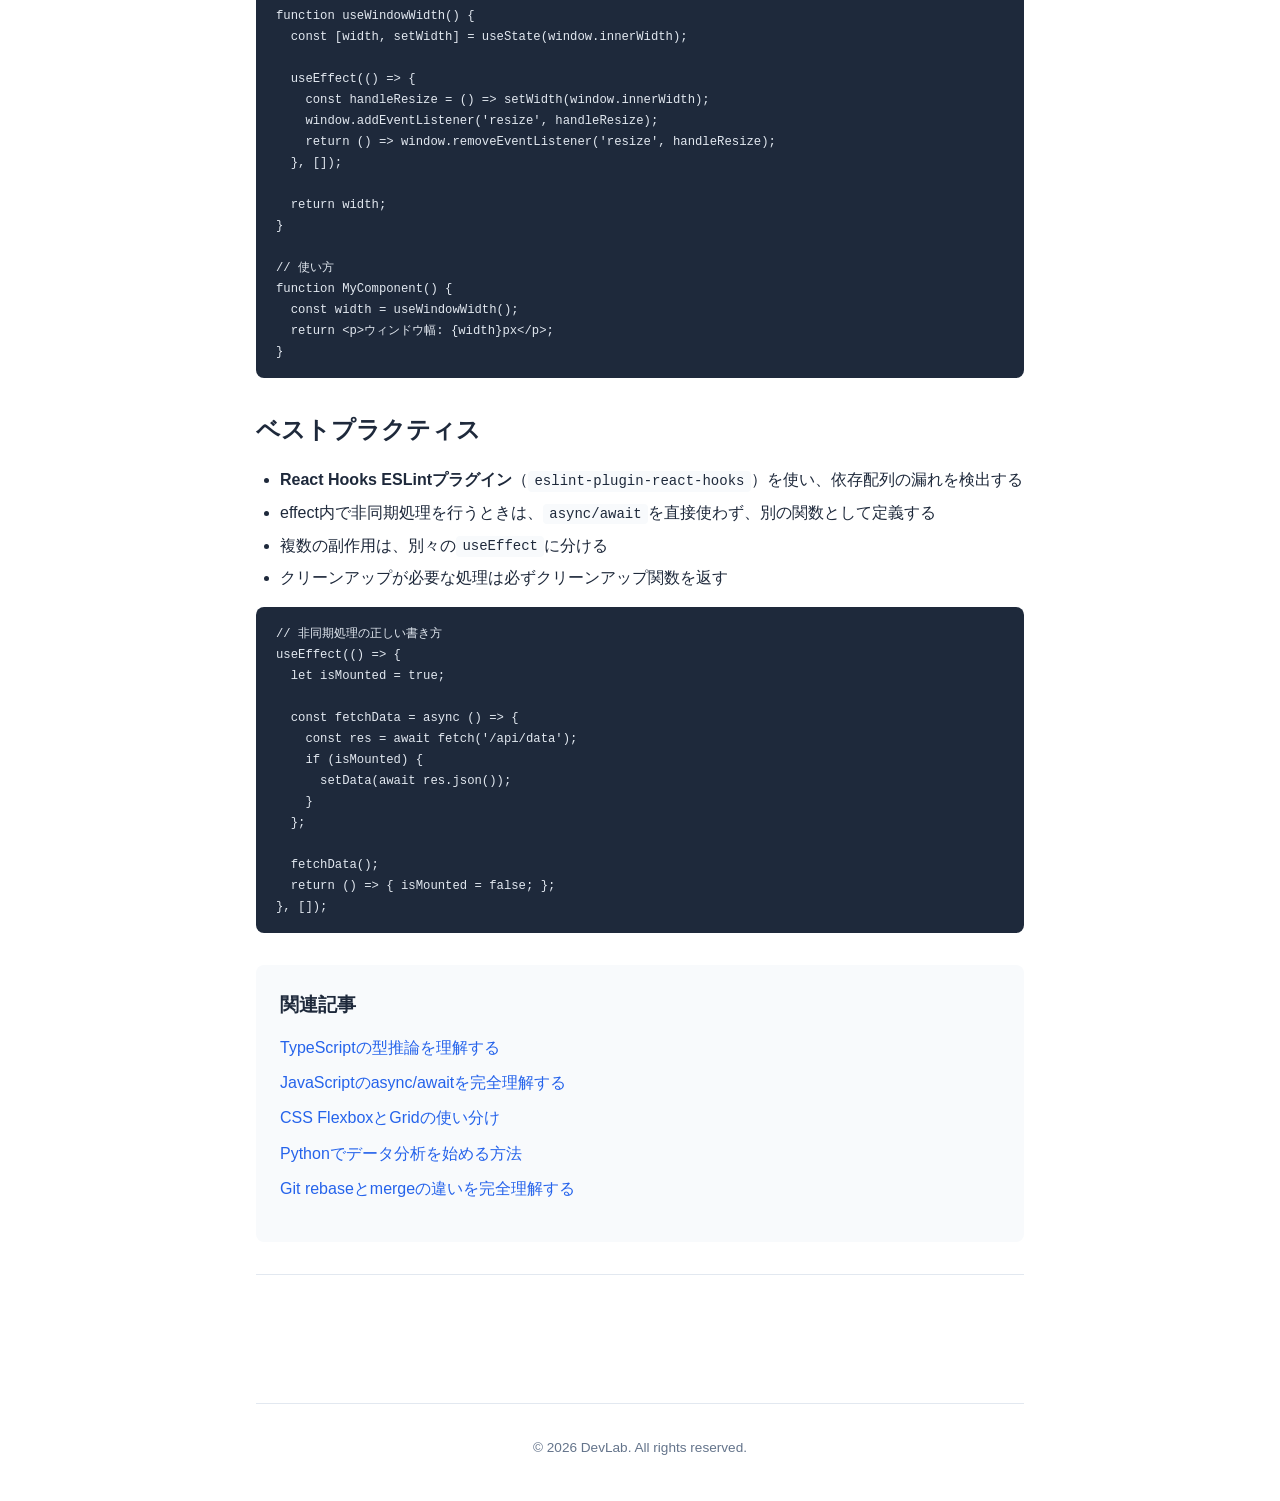
<file: articles/react-useeffect-guide.html>
<!DOCTYPE html>
<html lang="ja">
<head>
  <meta charset="UTF-8">
  <meta name="viewport" content="width=device-width, initial-scale=1.0">
  <title>React useEffectの完全ガイド - 副作用を正しく管理する方法 | DevLab</title>
  <meta name="description" content="ReactのuseEffectフックについて、基本的な使い方からクリーンアップ関数、依存配列の最適化、カスタムフックへの抽出まで実践的なパターンを網羅的に解説。初心者がつまずきやすい無限ループの回避方法も紹介。">
  <meta name="keywords" content="React, useEffect, Hooks, 副作用, クリーンアップ, 依存配列, React初心者">
  <meta name="author" content="DevLab">
  <meta name="robots" content="index, follow">

  <meta property="og:title" content="React useEffectの完全ガイド - 副作用を正しく管理する方法">
  <meta property="og:description" content="useEffectの基本からクリーンアップ、依存配列の最適化まで実践的に解説。">
  <meta property="og:type" content="article">
  <meta property="og:locale" content="ja_JP">
  <meta property="og:url" content="https://reoreoxzkami.github.io/SEO-site/articles/react-useeffect-guide.html">
  <meta property="og:image" content="https://reoreoxzkami.github.io/SEO-site/ogp-image.png">

  <meta name="twitter:card" content="summary">
  <meta name="twitter:title" content="React useEffectの完全ガイド">
  <meta name="twitter:description" content="useEffectの基本からクリーンアップ、依存配列の最適化まで実践的に解説。">
  <meta name="twitter:image" content="https://reoreoxzkami.github.io/SEO-site/ogp-image.png">

  <link rel="canonical" href="https://reoreoxzkami.github.io/SEO-site/articles/react-useeffect-guide.html">
  <link rel="stylesheet" href="../css/style.css">

  <script type="application/ld+json">
  {
    "@context": "https://schema.org",
    "@type": "Article",
    "headline": "React useEffectの完全ガイド - 副作用を正しく管理する方法",
    "description": "ReactのuseEffectフックについて、基本的な使い方からクリーンアップ関数、依存配列の最適化まで実践的に解説",
    "datePublished": "2026-08-12",
    "dateModified": "2026-08-22",
    "author": { "@type": "Organization", "name": "DevLab" },
    "publisher": { "@type": "Organization", "name": "DevLab" },
    "inLanguage": "ja",
    "mainEntityOfPage": "https://reoreoxzkami.github.io/SEO-site/articles/react-useeffect-guide.html"
  }
  </script>

  <script type="application/ld+json">
  {
  "@context": "https://schema.org",
  "@type": "BreadcrumbList",
  "itemListElement": [
    {
      "@type": "ListItem",
      "position": 1,
      "name": "ホーム",
      "item": "https://reoreoxzkami.github.io/SEO-site/"
    },
    {
      "@type": "ListItem",
      "position": 2,
      "name": "React useEffectの完全ガイド - 副作用を正しく管理する方法",
      "item": "https://reoreoxzkami.github.io/SEO-site/articles/react-useeffect-guide.html"
    }
  ]
}
  </script>
</head>
<body>
  <header>
    <p class="logo"><a href="../">DevLab</a></p>
    <nav>
      <a href="../">ホーム</a>
      <a href="../#articles">記事一覧</a>
    </nav>
  </header>

  <main>
    <article>
      <p class="meta"><time datetime="2026-08-12">2026年8月12日</time> · React</p>
      <h1>React useEffectの完全ガイド - 副作用を正しく管理する方法</h1>

      <div class="toc">
        <h3>目次</h3>
        <ul>
          <li><a href="#what-is-useeffect">useEffectとは何か</a></li>
          <li><a href="#basic-usage">基本的な使い方</a></li>
          <li><a href="#cleanup">クリーンアップ関数</a></li>
          <li><a href="#deps">依存配列の理解</a></li>
          <li><a href="#infinite-loop">無限ループを防ぐ</a></li>
          <li><a href="#custom-hook">カスタムフックへの抽出</a></li>
          <li><a href="#best-practices">ベストプラクティス</a></li>
        </ul>
      </div>

      <h2 id="what-is-useeffect">useEffectとは何か</h2>
      <p>Reactの<code>useEffect</code>は、関数コンポーネント内で副作用（side effect）を扱うためのフックです。副作用とは、コンポーネントのレンダリング結果に直接関係しない処理のことで、具体的には以下のようなものが該当します。</p>
      <ul>
        <li>APIからのデータ取得</li>
        <li>DOMの直接操作（ref経由）</li>
        <li>タイマーの設定・解除</li>
        <li>イベントリスナーの登録・解除</li>
        <li>ローカルストレージへの読み書き</li>
      </ul>
      <p>クラスコンポーネントにおける<code>componentDidMount</code>、<code>componentDidUpdate</code>、<code>componentWillUnmount</code>を一つにまとめたものと考えるとわかりやすいでしょう。</p>

      <h2 id="basic-usage">基本的な使い方</h2>
      <p>最も基本的な形は、コールバック関数を渡すパターンです。</p>
      <pre><code>import { useEffect } from 'react';

function MyComponent() {
  useEffect(() => {
    console.log('コンポーネントがレンダリングされました');
  });

  return &lt;div&gt;Hello&lt;/div&gt;;
}</code></pre>
      <p>この場合、コンポーネントがレンダリングされるたびに実行されます。通常は、より制御された動作をさせるために<strong>依存配列</strong>を使います。</p>

      <pre><code>// マウント時に1回だけ実行
useEffect(() => {
  fetchData();
}, []);

// countが変化したときだけ実行
useEffect(() => {
  document.title = `カウント: ${count}`;
}, [count]);</code></pre>

      <h2 id="cleanup">クリーンアップ関数</h2>
      <p>イベントリスナーの登録やタイマーの設定など、後始末が必要な処理では<strong>クリーンアップ関数</strong>を返します。これにより、メモリリークを防ぐことができます。</p>
      <pre><code>useEffect(() => {
  const timer = setInterval(() => {
    console.log('tick');
  }, 1000);

  // クリーンアップ関数
  return () => {
    clearInterval(timer);
    console.log('タイマーをクリアしました');
  };
}, []);</code></pre>
      <blockquote>クリーンアップ関数は、コンポーネントがアンマウントされるときと、次回のeffectが実行される前の両方で呼ばれます。</blockquote>

      <h2 id="deps">依存配列の理解</h2>
      <p>依存配列は<code>useEffect</code>の最も重要な概念の一つです。配列に指定した値が変更されたときのみ、effectが再実行されます。</p>
      <table>
        <thead><tr><th>依存配列</th><th>実行タイミング</th></tr></thead>
        <tbody>
          <tr><td>指定なし</td><td>毎レンダリング後</td></tr>
          <tr><td><code>[]</code></td><td>マウント時1回のみ</td></tr>
          <tr><td><code>[value]</code></td><td>マウント時 + value変更時</td></tr>
          <tr><td><code>[a, b]</code></td><td>マウント時 + aまたはb変更時</td></tr>
        </tbody>
      </table>

      <h2 id="infinite-loop">無限ループを防ぐ</h2>
      <p>useEffectで最もよくある落とし穴が<strong>無限ループ</strong>です。状態を更新する処理を依存配列なしで実行すると、無限にレンダリングが繰り返されます。</p>
      <pre><code>// ❌ 無限ループになる
useEffect(() => {
  setCount(count + 1);
}); // 依存配列なし → 毎レンダリング実行 → setCount → 再レンダリング → また実行...

// ✅ 正しい方法
useEffect(() => {
  setCount(prev => prev + 1);
}, [trigger]); // triggerが変わったときだけ実行</code></pre>
      <p>無限ループを防ぐポイント：</p>
      <ol>
        <li>状態の更新には関数型アップデートを使う（<code>setCount(prev =&gt; ...)</code>）</li>
        <li>依存配列を正しく指定する</li>
        <li>effect内で不要な状態更新を避ける</li>
      </ol>

      <h2 id="custom-hook">カスタムフックへの抽出</h2>
      <p>useEffectのロジックが複雑になったら、カスタムフックに抽出することで、再利用性と可読性が向上します。</p>
      <pre><code>function useWindowWidth() {
  const [width, setWidth] = useState(window.innerWidth);

  useEffect(() => {
    const handleResize = () => setWidth(window.innerWidth);
    window.addEventListener('resize', handleResize);
    return () => window.removeEventListener('resize', handleResize);
  }, []);

  return width;
}

// 使い方
function MyComponent() {
  const width = useWindowWidth();
  return &lt;p&gt;ウィンドウ幅: {width}px&lt;/p&gt;;
}</code></pre>

      <h2 id="best-practices">ベストプラクティス</h2>
      <ul>
        <li><strong>React Hooks ESLintプラグイン</strong>（<code>eslint-plugin-react-hooks</code>）を使い、依存配列の漏れを検出する</li>
        <li>effect内で非同期処理を行うときは、<code>async/await</code>を直接使わず、別の関数として定義する</li>
        <li>複数の副作用は、別々の<code>useEffect</code>に分ける</li>
        <li>クリーンアップが必要な処理は必ずクリーンアップ関数を返す</li>
      </ul>
      <pre><code>// 非同期処理の正しい書き方
useEffect(() => {
  let isMounted = true;

  const fetchData = async () => {
    const res = await fetch('/api/data');
    if (isMounted) {
      setData(await res.json());
    }
  };

  fetchData();
  return () => { isMounted = false; };
}, []);</code></pre>

      <div class="related">
        <h3>関連記事</h3>
        <ul>
          <li><a href="typescript-type-inference.html">TypeScriptの型推論を理解する</a></li>
          <li><a href="javascript-async-await.html">JavaScriptのasync/awaitを完全理解する</a></li>
          <li><a href="css-flexbox-grid.html">CSS FlexboxとGridの使い分け</a></li>
          <li><a href="python-data-analysis.html">Pythonでデータ分析を始める方法</a></li>
          <li><a href="git-rebase-vs-merge.html">Git rebaseとmergeの違いを完全理解する</a></li>
        </ul>
      </div>
    </article>
  
<!-- admax -->
<script src="https://adm.shinobi.jp/s/8649e069a00feed86db06fccd97345e9"></script>
<!-- admax -->
  </main>

  <footer>
    <p>&copy; 2026 DevLab. All rights reserved.</p>
  </footer>
</body>
</html>
</file>
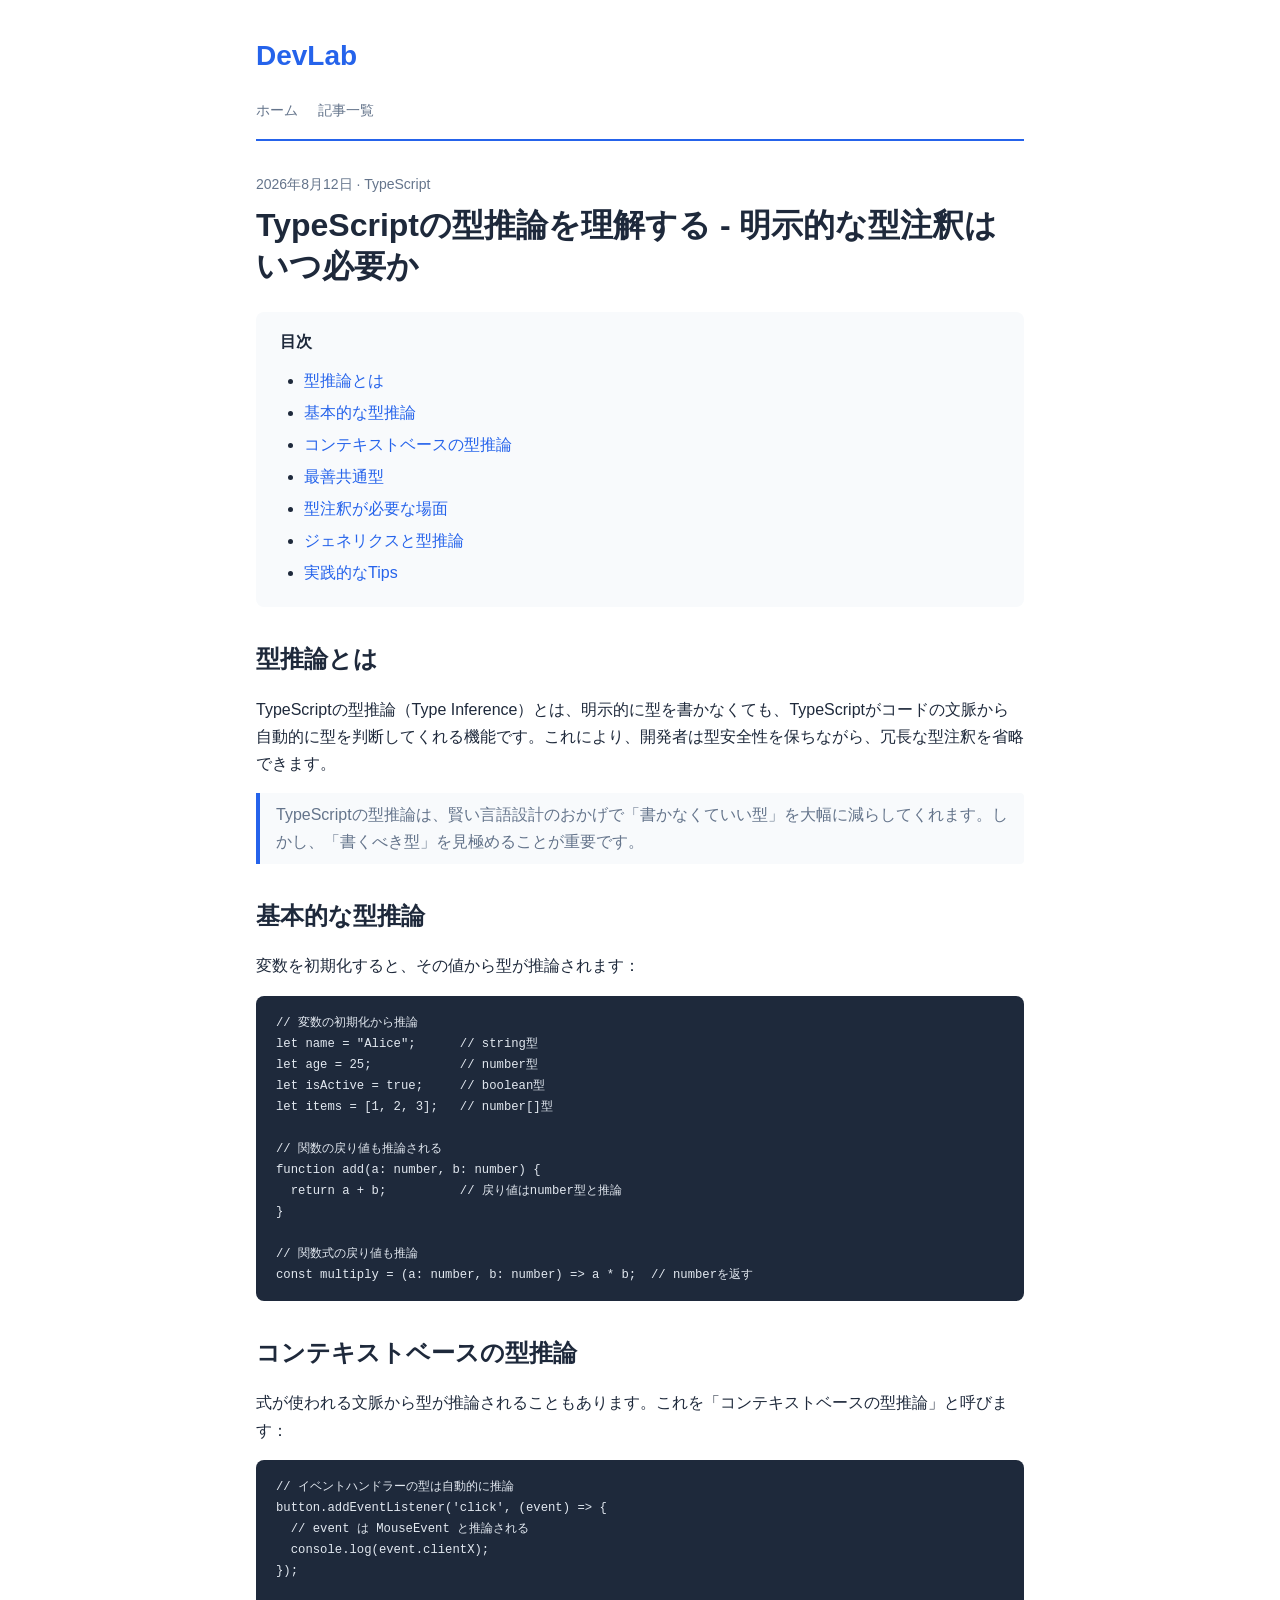
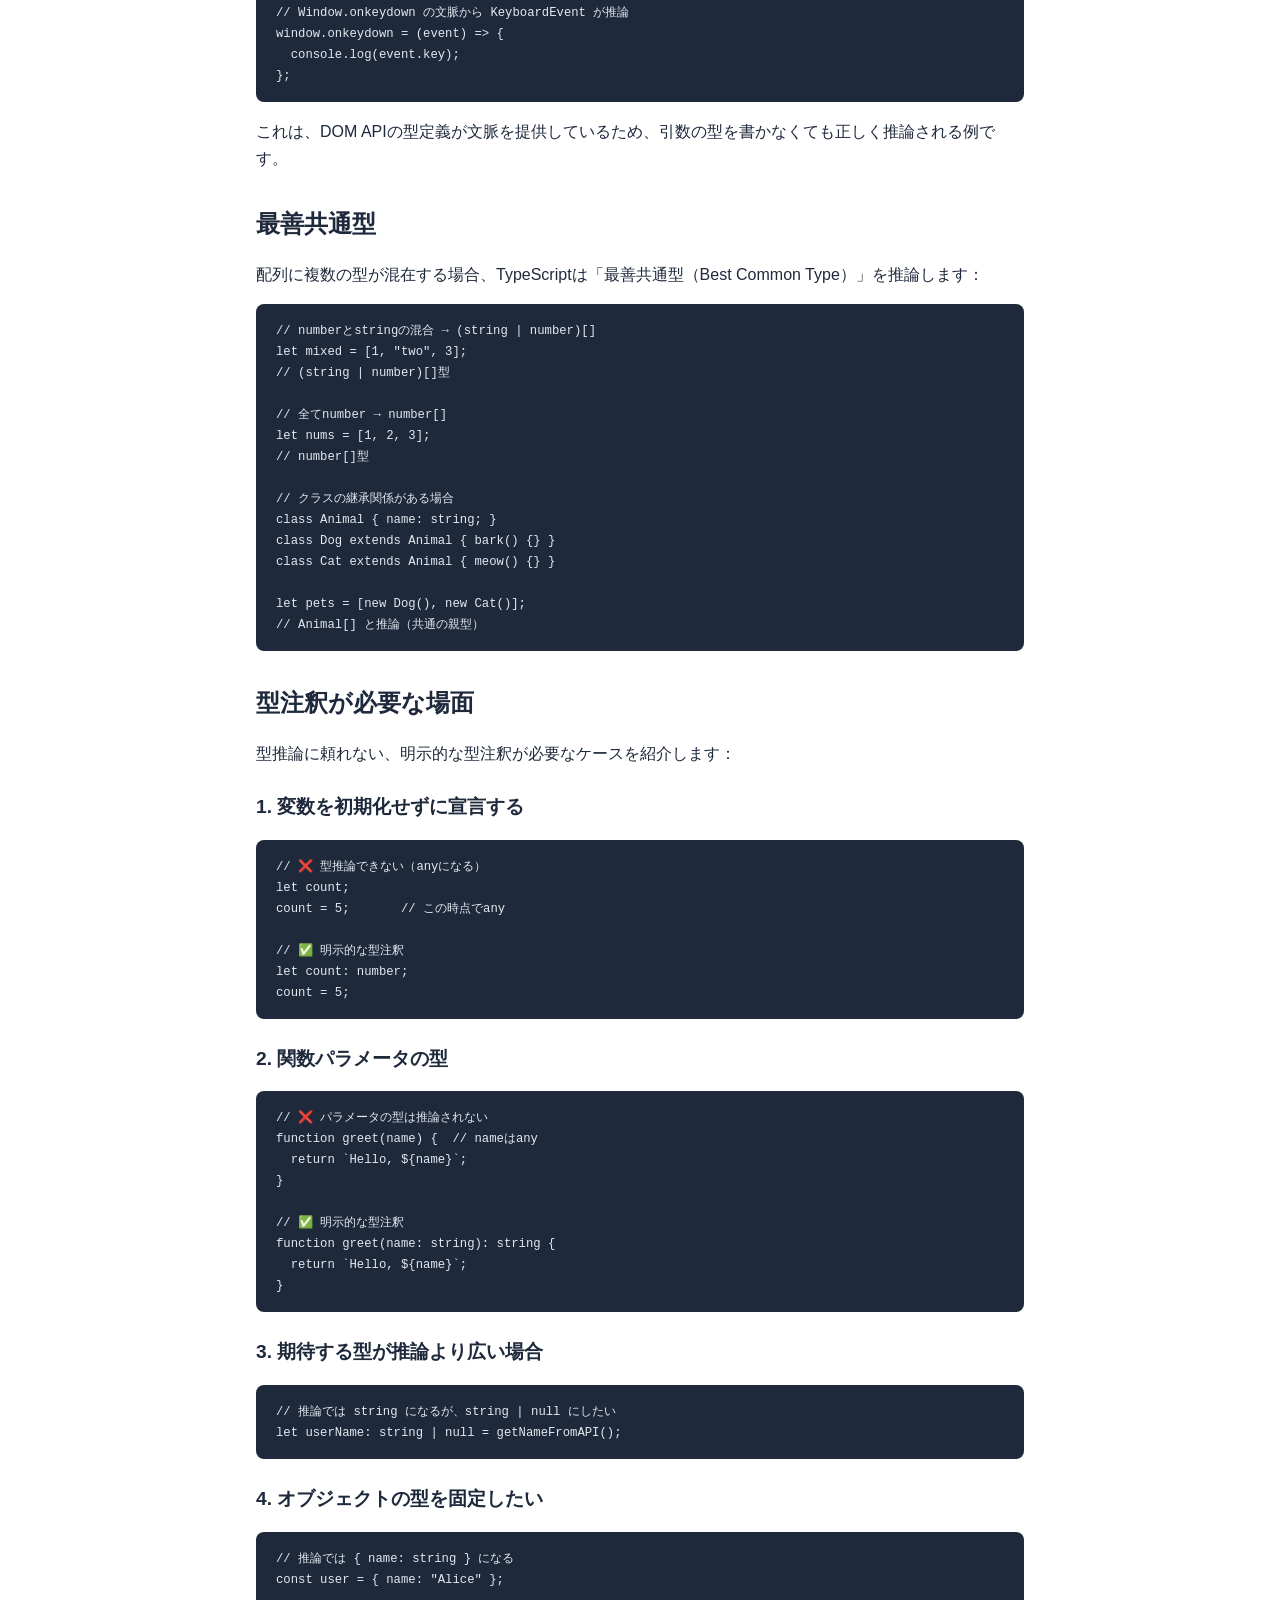
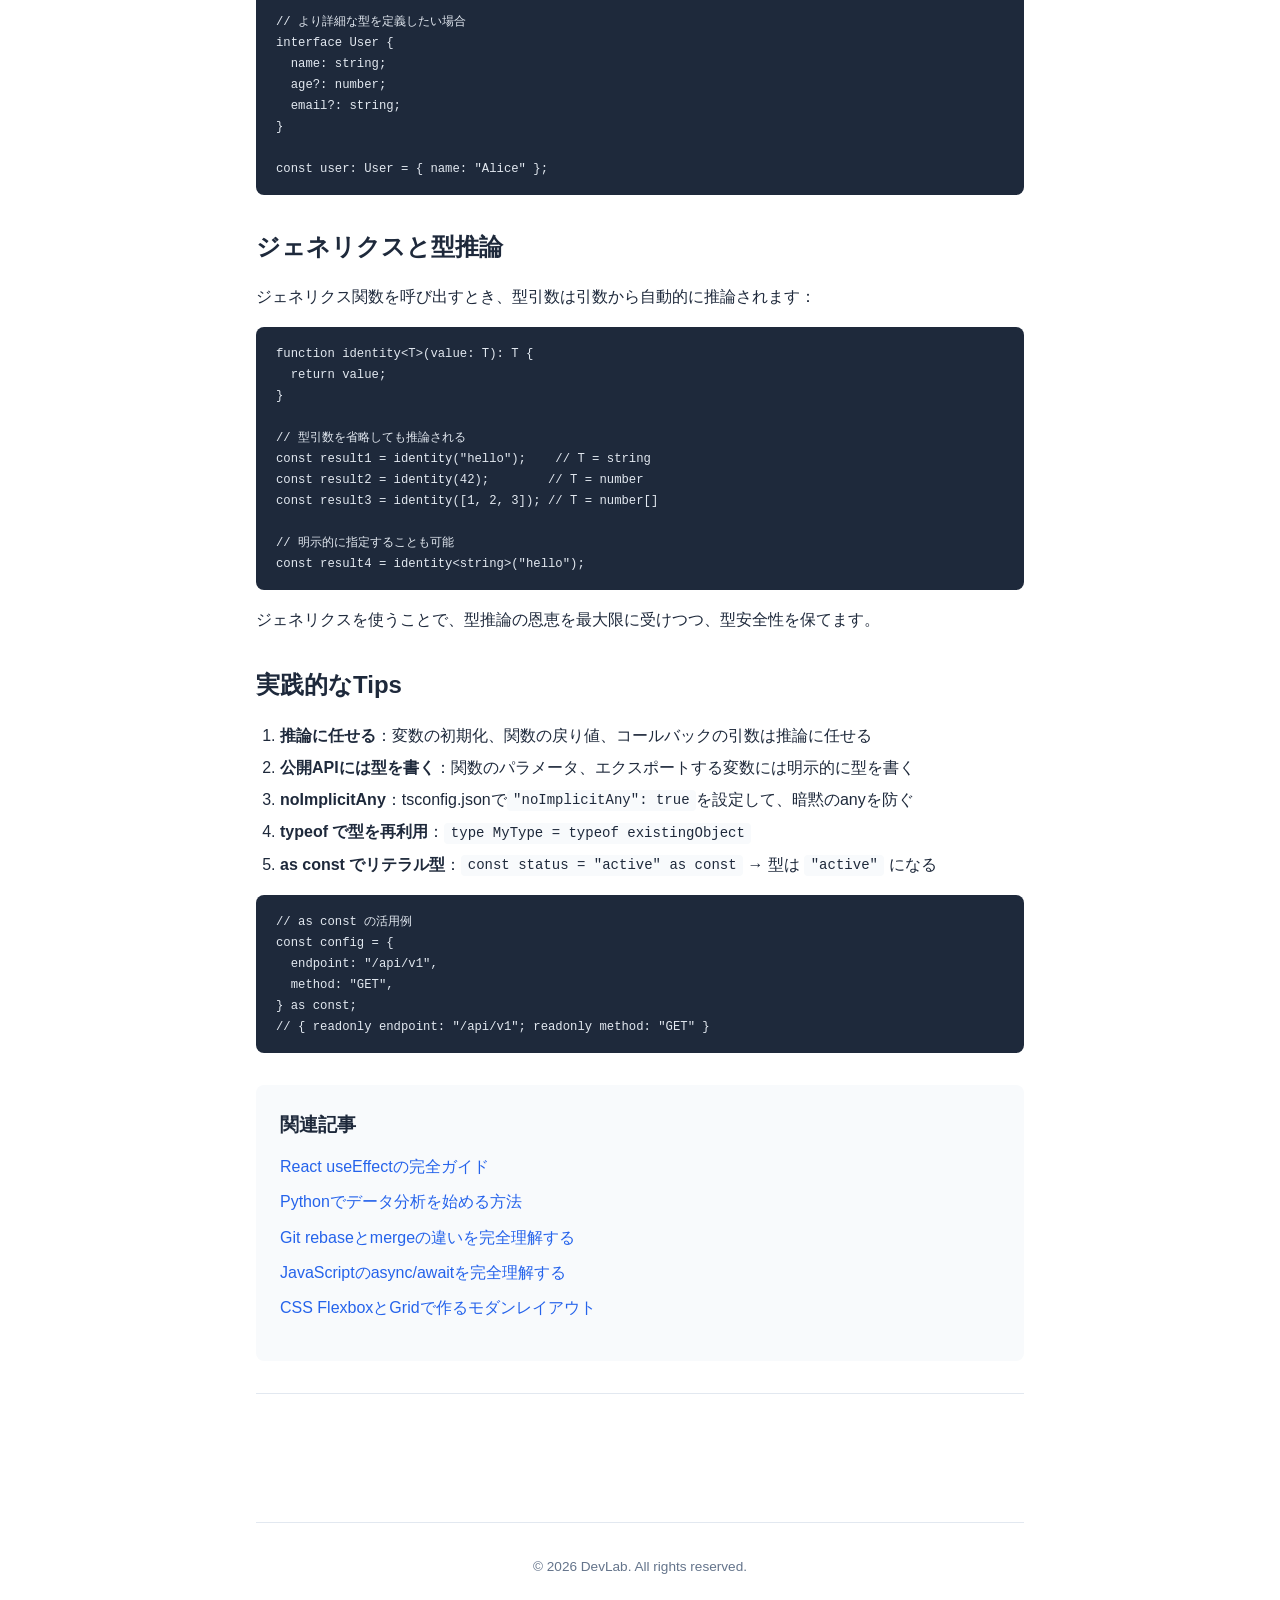
<file: articles/typescript-type-inference.html>
<!DOCTYPE html>
<html lang="ja">
<head>
  <meta charset="UTF-8">
  <meta name="viewport" content="width=device-width, initial-scale=1.0">
  <title>TypeScriptの型推論を理解する - 明示的な型注釈はいつ必要か | DevLab</title>
  <meta name="description" content="TypeScriptの型推論の仕組みを詳しく解説。基本的な型推論から、コンテキストベースの型推論、ジェネリクスでの推論まで。明示的な型注釈がいつ必要になるかも紹介。">
  <meta name="keywords" content="TypeScript, 型推論, 型注釈, 型システム, ジェネリクス, TypeScript入門">
  <meta name="author" content="DevLab">
  <meta name="robots" content="index, follow">

  <meta property="og:title" content="TypeScriptの型推論を理解する - 明示的な型注釈はいつ必要か">
  <meta property="og:description" content="TypeScriptの型推論の仕組みを詳しく解説。いつ型注釈が必要かも紹介。">
  <meta property="og:type" content="article">
  <meta property="og:locale" content="ja_JP">
  <meta property="og:url" content="https://reoreoxzkami.github.io/SEO-site/articles/typescript-type-inference.html">
  <meta property="og:image" content="https://reoreoxzkami.github.io/SEO-site/ogp-image.png">

  <meta name="twitter:card" content="summary">
  <meta name="twitter:title" content="TypeScriptの型推論を理解する">
  <meta name="twitter:description" content="型推論の仕組みと、型注釈が必要な場面を解説。">
  <meta name="twitter:image" content="https://reoreoxzkami.github.io/SEO-site/ogp-image.png">

  <link rel="canonical" href="https://reoreoxzkami.github.io/SEO-site/articles/typescript-type-inference.html">
  <link rel="stylesheet" href="../css/style.css">

  <script type="application/ld+json">
  {
    "@context": "https://schema.org",
    "@type": "Article",
    "headline": "TypeScriptの型推論を理解する - 明示的な型注釈はいつ必要か",
    "description": "TypeScriptの型推論の仕組みを詳しく解説。明示的な型注釈がいつ必要になるかを紹介",
    "datePublished": "2026-08-12",
    "dateModified": "2026-08-23",
    "author": { "@type": "Organization", "name": "DevLab" },
    "publisher": { "@type": "Organization", "name": "DevLab" },
    "inLanguage": "ja",
    "mainEntityOfPage": "https://reoreoxzkami.github.io/SEO-site/articles/typescript-type-inference.html"
  }
  </script>

  <script type="application/ld+json">
  {
  "@context": "https://schema.org",
  "@type": "BreadcrumbList",
  "itemListElement": [
    {
      "@type": "ListItem",
      "position": 1,
      "name": "ホーム",
      "item": "https://reoreoxzkami.github.io/SEO-site/"
    },
    {
      "@type": "ListItem",
      "position": 2,
      "name": "TypeScriptの型推論を理解する - 明示的な型注釈はいつ必要か",
      "item": "https://reoreoxzkami.github.io/SEO-site/articles/typescript-type-inference.html"
    }
  ]
}
  </script>
</head>
<body>
  <header>
    <p class="logo"><a href="../">DevLab</a></p>
    <nav>
      <a href="../">ホーム</a>
      <a href="../#articles">記事一覧</a>
    </nav>
  </header>

  <main>
    <article>
      <p class="meta"><time datetime="2026-08-12">2026年8月12日</time> · TypeScript</p>
      <h1>TypeScriptの型推論を理解する - 明示的な型注釈はいつ必要か</h1>

      <div class="toc">
        <h3>目次</h3>
        <ul>
          <li><a href="#what-is-inference">型推論とは</a></li>
          <li><a href="#basic-inference">基本的な型推論</a></li>
          <li><a href="#contextual">コンテキストベースの型推論</a></li>
          <li><a href="#best-common-type">最善共通型</a></li>
          <li><a href="#when-annotations-needed">型注釈が必要な場面</a></li>
          <li><a href="#generics">ジェネリクスと型推論</a></li>
          <li><a href="#tips">実践的なTips</a></li>
        </ul>
      </div>

      <h2 id="what-is-inference">型推論とは</h2>
      <p>TypeScriptの型推論（Type Inference）とは、明示的に型を書かなくても、TypeScriptがコードの文脈から自動的に型を判断してくれる機能です。これにより、開発者は型安全性を保ちながら、冗長な型注釈を省略できます。</p>
      <blockquote>TypeScriptの型推論は、賢い言語設計のおかげで「書かなくていい型」を大幅に減らしてくれます。しかし、「書くべき型」を見極めることが重要です。</blockquote>

      <h2 id="basic-inference">基本的な型推論</h2>
      <p>変数を初期化すると、その値から型が推論されます：</p>
      <pre><code>// 変数の初期化から推論
let name = "Alice";      // string型
let age = 25;            // number型
let isActive = true;     // boolean型
let items = [1, 2, 3];   // number[]型

// 関数の戻り値も推論される
function add(a: number, b: number) {
  return a + b;          // 戻り値はnumber型と推論
}

// 関数式の戻り値も推論
const multiply = (a: number, b: number) => a * b;  // numberを返す</code></pre>

      <h2 id="contextual">コンテキストベースの型推論</h2>
      <p>式が使われる文脈から型が推論されることもあります。これを「コンテキストベースの型推論」と呼びます：</p>
      <pre><code>// イベントハンドラーの型は自動的に推論
button.addEventListener('click', (event) => {
  // event は MouseEvent と推論される
  console.log(event.clientX);
});

// Window.onkeydown の文脈から KeyboardEvent が推論
window.onkeydown = (event) => {
  console.log(event.key);
};</code></pre>
      <p>これは、DOM APIの型定義が文脈を提供しているため、引数の型を書かなくても正しく推論される例です。</p>

      <h2 id="best-common-type">最善共通型</h2>
      <p>配列に複数の型が混在する場合、TypeScriptは「最善共通型（Best Common Type）」を推論します：</p>
      <pre><code>// numberとstringの混合 → (string | number)[]
let mixed = [1, "two", 3];
// (string | number)[]型

// 全てnumber → number[]
let nums = [1, 2, 3];
// number[]型

// クラスの継承関係がある場合
class Animal { name: string; }
class Dog extends Animal { bark() {} }
class Cat extends Animal { meow() {} }

let pets = [new Dog(), new Cat()];
// Animal[] と推論（共通の親型）</code></pre>

      <h2 id="when-annotations-needed">型注釈が必要な場面</h2>
      <p>型推論に頼れない、明示的な型注釈が必要なケースを紹介します：</p>

      <h3>1. 変数を初期化せずに宣言する</h3>
      <pre><code>// ❌ 型推論できない（anyになる）
let count;
count = 5;       // この時点でany

// ✅ 明示的な型注釈
let count: number;
count = 5;</code></pre>

      <h3>2. 関数パラメータの型</h3>
      <pre><code>// ❌ パラメータの型は推論されない
function greet(name) {  // nameはany
  return `Hello, ${name}`;
}

// ✅ 明示的な型注釈
function greet(name: string): string {
  return `Hello, ${name}`;
}</code></pre>

      <h3>3. 期待する型が推論より広い場合</h3>
      <pre><code>// 推論では string になるが、string | null にしたい
let userName: string | null = getNameFromAPI();</code></pre>

      <h3>4. オブジェクトの型を固定したい</h3>
      <pre><code>// 推論では { name: string } になる
const user = { name: "Alice" };

// より詳細な型を定義したい場合
interface User {
  name: string;
  age?: number;
  email?: string;
}

const user: User = { name: "Alice" };</code></pre>

      <h2 id="generics">ジェネリクスと型推論</h2>
      <p>ジェネリクス関数を呼び出すとき、型引数は引数から自動的に推論されます：</p>
      <pre><code>function identity&lt;T&gt;(value: T): T {
  return value;
}

// 型引数を省略しても推論される
const result1 = identity("hello");    // T = string
const result2 = identity(42);        // T = number
const result3 = identity([1, 2, 3]); // T = number[]

// 明示的に指定することも可能
const result4 = identity&lt;string&gt;("hello");</code></pre>
      <p>ジェネリクスを使うことで、型推論の恩恵を最大限に受けつつ、型安全性を保てます。</p>

      <h2 id="tips">実践的なTips</h2>
      <ol>
        <li><strong>推論に任せる</strong>：変数の初期化、関数の戻り値、コールバックの引数は推論に任せる</li>
        <li><strong>公開APIには型を書く</strong>：関数のパラメータ、エクスポートする変数には明示的に型を書く</li>
        <li><strong>noImplicitAny</strong>：tsconfig.jsonで<code>"noImplicitAny": true</code>を設定して、暗黙のanyを防ぐ</li>
        <li><strong>typeof で型を再利用</strong>：<code>type MyType = typeof existingObject</code></li>
        <li><strong>as const でリテラル型</strong>：<code>const status = "active" as const</code> → 型は <code>"active"</code> になる</li>
      </ol>
      <pre><code>// as const の活用例
const config = {
  endpoint: "/api/v1",
  method: "GET",
} as const;
// { readonly endpoint: "/api/v1"; readonly method: "GET" }</code></pre>

      <div class="related">
        <h3>関連記事</h3>
        <ul>
          <li><a href="react-useeffect-guide.html">React useEffectの完全ガイド</a></li>
          <li><a href="python-data-analysis.html">Pythonでデータ分析を始める方法</a></li>
          <li><a href="git-rebase-vs-merge.html">Git rebaseとmergeの違いを完全理解する</a></li>
          <li><a href="javascript-async-await.html">JavaScriptのasync/awaitを完全理解する</a></li>
          <li><a href="css-flexbox-grid.html">CSS FlexboxとGridで作るモダンレイアウト</a></li>
        </ul>
      </div>
    </article>
  
<!-- admax -->
<script src="https://adm.shinobi.jp/s/8649e069a00feed86db06fccd97345e9"></script>
<!-- admax -->
  </main>

  <footer>
    <p>&copy; 2026 DevLab. All rights reserved.</p>
  </footer>
</body>
</html>
</file>
<file: css/style.css>
:root {
  --primary: #2563eb;
  --primary-light: #dbeafe;
  --text: #1e293b;
  --text-light: #64748b;
  --bg: #ffffff;
  --bg-alt: #f8fafc;
  --border: #e2e8f0;
  --code-bg: #1e293b;
  --code-text: #e2e8f0;
}

@media (prefers-color-scheme: dark) {
  :root {
    --primary: #60a5fa;
    --primary-light: #1e3a5f;
    --text: #e2e8f0;
    --text-light: #94a3b8;
    --bg: #0f172a;
    --bg-alt: #1e293b;
    --border: #334155;
    --code-bg: #0f172a;
    --code-text: #e2e8f0;
  }
}

* { margin: 0; padding: 0; box-sizing: border-box; }

html { scroll-behavior: smooth; font-size: 16px; }

body {
  font-family: -apple-system, BlinkMacSystemFont, 'Segoe UI', Roboto, 'Helvetica Neue', Arial, 'Noto Sans JP', sans-serif;
  color: var(--text);
  background: var(--bg);
  line-height: 1.7;
  max-width: 800px;
  margin: 0 auto;
  padding: 0 1rem;
}

header {
  padding: 2rem 0 1rem;
  border-bottom: 2px solid var(--primary);
}

header .logo {
  font-size: 1.75rem;
  font-weight: 700;
}

header .logo a {
  color: var(--primary);
  text-decoration: none;
}

header nav {
  margin-top: 0.5rem;
}

header nav a {
  color: var(--text-light);
  text-decoration: none;
  margin-right: 1rem;
  font-size: 0.9rem;
}

header nav a:hover { color: var(--primary); }

main { padding: 2rem 0; }

h1 { font-size: 2rem; margin-bottom: 1rem; line-height: 1.3; }
h2 { font-size: 1.5rem; margin: 2rem 0 1rem; }
h3 { font-size: 1.2rem; margin: 1.5rem 0 0.75rem; }

p { margin-bottom: 1rem; }

a { color: var(--primary); text-decoration: none; }
a:hover { text-decoration: underline; }

code {
  background: var(--bg-alt);
  padding: 0.15rem 0.4rem;
  border-radius: 4px;
  font-size: 0.875em;
  font-family: 'SF Mono', 'Fira Code', 'Consolas', monospace;
}

pre {
  background: var(--code-bg);
  color: var(--code-text);
  padding: 1rem 1.25rem;
  border-radius: 8px;
  overflow-x: auto;
  margin: 1rem 0;
  font-size: 0.875rem;
  line-height: 1.5;
}

pre code { background: none; padding: 0; }

article {
  margin-bottom: 3rem;
  padding-bottom: 2rem;
  border-bottom: 1px solid var(--border);
}

article h2 a { color: var(--text); }
article h2 a:hover { color: var(--primary); }

.meta {
  color: var(--text-light);
  font-size: 0.875rem;
  margin-bottom: 0.5rem;
}

.tag {
  display: inline-block;
  background: var(--primary-light);
  color: var(--primary);
  padding: 0.15rem 0.6rem;
  border-radius: 12px;
  font-size: 0.75rem;
  margin: 0.1rem 0.2rem;
}

ul, ol { margin: 0.5rem 0 1rem 1.5rem; }
li { margin-bottom: 0.3rem; }

blockquote {
  border-left: 4px solid var(--primary);
  padding: 0.5rem 1rem;
  margin: 1rem 0;
  background: var(--bg-alt);
  border-radius: 0 4px 4px 0;
  color: var(--text-light);
}

footer {
  margin-top: 3rem;
  padding: 2rem 0;
  border-top: 1px solid var(--border);
  text-align: center;
  color: var(--text-light);
  font-size: 0.85rem;
}

.related {
  margin-top: 2rem;
  padding: 1.5rem;
  background: var(--bg-alt);
  border-radius: 8px;
}

.related h3 { margin-top: 0; }

.related ul { list-style: none; margin-left: 0; }
.related li { margin-bottom: 0.5rem; }

.toc {
  background: var(--bg-alt);
  padding: 1rem 1.5rem;
  border-radius: 8px;
  margin: 1.5rem 0;
}
.toc h3 { margin-top: 0; font-size: 1rem; }
.toc ul { margin-bottom: 0; }
</file>
